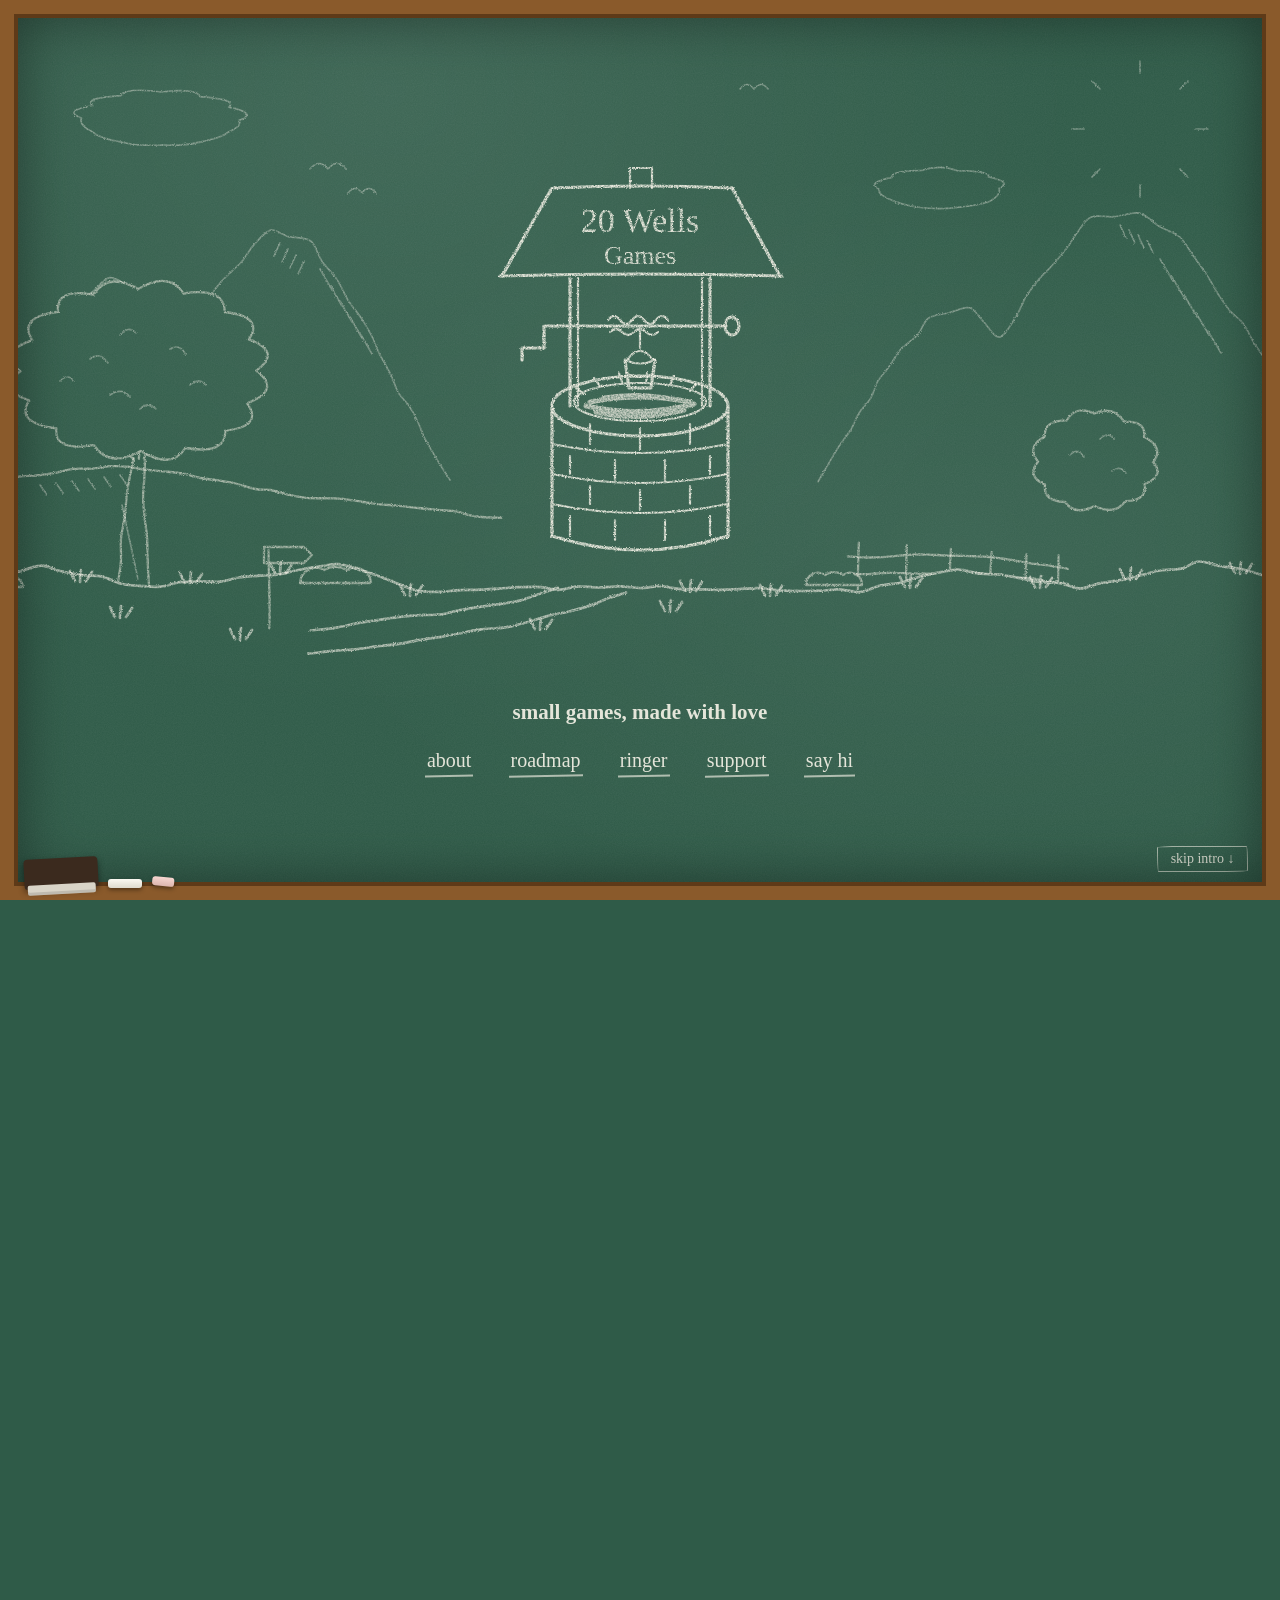
<file: index.html>
<!doctype html>
<html lang="en">
<head>
<meta charset="utf-8">
<meta name="viewport" content="width=device-width, initial-scale=1, viewport-fit=cover">
<title>20 Wells Games — Small Indie Games for iPhone and iPad</title>
<meta name="description" content="Small indie games for iPhone and iPad from a tiny studio. Ringer: Horseshoe Toss, a free horseshoe arcade game with global leaderboards, is out now, and Odessa: Dust &amp; Glory is next on the board.">
<link rel="canonical" href="https://20wellsgames.com/">
<meta property="og:type" content="website">
<meta property="og:site_name" content="20 Wells Games">
<meta property="og:url" content="https://20wellsgames.com/">
<meta property="og:title" content="20 Wells Games — small games, made with love">
<meta property="og:description" content="A tiny indie studio making small games for iPhone and iPad. Ringer: Horseshoe Toss is first. Odessa: Dust &amp; Glory is next.">
<meta property="og:image" content="https://20wellsgames.com/assets/og.jpg">
<meta property="og:image:width" content="1200">
<meta property="og:image:height" content="630">
<meta property="og:image:alt" content="A chalk drawing of a wishing well with the words 20 Wells Games on a green chalkboard">
<meta name="twitter:card" content="summary_large_image">
<meta name="apple-itunes-app" content="app-id=6776913585">
<link rel="apple-touch-icon" href="assets/apple-touch-icon.png">
<meta http-equiv="Content-Security-Policy" content="default-src 'self'; script-src 'self'; style-src 'self' 'unsafe-inline' https://fonts.googleapis.com; font-src https://fonts.gstatic.com; img-src 'self' data:; connect-src 'self' https://tjnqhvfmtbsiwjzhcpie.supabase.co; base-uri 'none'; form-action 'none'">
<link rel="icon" href="favicon.svg" type="image/svg+xml">
<link rel="icon" href="assets/favicon-32.png" sizes="32x32" type="image/png">
<link rel="preconnect" href="https://fonts.googleapis.com">
<link rel="preconnect" href="https://fonts.gstatic.com" crossorigin>
<link href="https://fonts.googleapis.com/css2?family=Gloria+Hallelujah&family=Cabin+Sketch:wght@400;700&display=swap" rel="stylesheet">
<link rel="stylesheet" href="site.css?v=20261016a">
<script type="application/ld+json">
{
  "@context": "https://schema.org",
  "@type": "Organization",
  "@id": "https://20wellsgames.com/#org",
  "name": "20 Wells Games",
  "url": "https://20wellsgames.com/",
  "logo": "https://20wellsgames.com/assets/apple-touch-icon.png",
  "email": "tcolpan@20wellsgames.com",
  "slogan": "small games, made with love",
  "sameAs": ["https://apps.apple.com/app/id6776913585"]
}
</script>
</head>
<body class="home">

<svg width="0" height="0" style="position:absolute" aria-hidden="true">
  <defs>
    <filter id="chalk-bb" x="-10%" y="-10%" width="120%" height="120%">
      <feTurbulence type="fractalNoise" baseFrequency="1.1" numOctaves="2" seed="11" result="noise"/>
      <feDisplacementMap in="SourceGraphic" in2="noise" scale="2.4" xChannelSelector="R" yChannelSelector="G" result="rough"/>
      <feTurbulence type="fractalNoise" baseFrequency=".6" numOctaves="3" seed="5" result="grain"/>
      <feComponentTransfer in="grain" result="alpha"><feFuncA type="table" tableValues="0 .55 1 1"/></feComponentTransfer>
      <feComposite in="rough" in2="alpha" operator="in"/>
    </filter>
  </defs>
</svg>

<header class="hero" id="top">
  <button class="skip" type="button">skip intro ↓</button>
  <div class="logo-wrap">
  <svg class="scene" viewBox="-500 -120 1400 640" aria-hidden="true">
    <defs>
      <filter id="chalk-scene" filterUnits="userSpaceOnUse" x="-500" y="-120" width="1400" height="640">
        <feTurbulence type="fractalNoise" baseFrequency="1.1" numOctaves="2" seed="9" result="noise"/>
        <feDisplacementMap in="SourceGraphic" in2="noise" scale="2.6" xChannelSelector="R" yChannelSelector="G" result="rough"/>
        <feTurbulence type="fractalNoise" baseFrequency=".6" numOctaves="3" seed="4" result="grain"/>
        <feComponentTransfer in="grain" result="alpha"><feFuncA type="table" tableValues="0 .55 1 1"/></feComponentTransfer>
        <feComposite in="rough" in2="alpha" operator="in"/>
      </filter>
      <mask id="occ-far" maskUnits="userSpaceOnUse" x="-500" y="-120" width="1400" height="640"><rect x="-500" y="-120" width="1400" height="640" fill="#fff"/><path d="M738.9 -30.3 Q739.0 -25.3 737.6 -20.4 Q735.6 -15.1 732.3 -10.3 Q730.7 -6.7 727.9 -4.1 Q724.4 -0.2 719.9 2.5 Q715.5 5.0 710.5 6.2 Q706.0 7.7 701.2 7.6 Q695.2 7.4 689.5 5.6 Q684.5 4.5 680.1 1.9 Q676.5 -0.6 673.9 -4.3 Q669.4 -7.5 666.2 -11.6 Q663.6 -15.3 662.4 -19.5 Q660.9 -24.4 660.8 -29.6 Q661.1 -35.2 662.9 -40.7 Q664.0 -45.1 666.4 -48.9 Q668.9 -53.5 672.5 -57.1 Q676.2 -60.6 680.7 -62.8 Q685.4 -65.7 690.7 -67.2 Q695.4 -68.1 700.3 -67.5 Q704.9 -67.5 709.3 -66.1 Q714.0 -65.2 718.0 -62.9 Q722.7 -61.0 726.5 -57.8 Q730.5 -53.4 733.3 -48.2 Q735.7 -44.5 736.7 -40.2 Q738.5 -35.3 738.9 -30.3 Z" fill="#000"/><path d="M-200.9 -38.6 Q-197.8 -32.4 -212.1 -26.8 Q-218.1 -20.9 -240.6 -16.9 Q-254.5 -13.1 -279.5 -13.9 Q-304.2 -13.0 -318.3 -16.8 Q-341.0 -20.9 -347.1 -26.9 Q-361.5 -33.6 -358.4 -40.8 Q-377.8 -48.0 -347.5 -53.5 Q-356.9 -61.2 -319.1 -63.4 Q-314.0 -71.9 -278.9 -67.0 Q-243.4 -71.1 -239.9 -62.3 Q-201.8 -59.6 -211.3 -51.9 Q-181.2 -45.9 -200.9 -38.6 Z" fill="#000"/><path d="M559.1 29.4 Q561.2 36.0 549.9 42.2 Q539.8 46.2 517.4 48.4 Q498.4 50.7 480.3 48.5 Q459.1 45.3 450.3 40.5 Q437.8 35.4 438.7 29.9 Q426.3 23.4 452.1 18.3 Q449.5 12.2 481.9 11.4 Q499.4 5.1 517.5 11.6 Q550.5 12.1 548.5 18.0 Q572.9 22.9 559.1 29.4 Z" fill="#000"/><path d="M-498.5 344.9 C-495.3 343.9 -485.8 341.5 -479.4 339.1 C-473.0 336.7 -466.5 332.9 -460.1 330.4 C-453.6 327.9 -447.5 326.2 -441.0 324.1 C-434.5 322.0 -427.3 319.0 -421.0 317.7 C-414.7 316.4 -409.7 317.1 -403.4 316.5 C-397.1 315.8 -389.2 314.7 -383.1 313.6 C-377.1 312.5 -373.3 310.6 -367.2 309.9 C-361.2 309.2 -353.1 310.1 -346.7 309.6 C-340.4 309.1 -334.9 307.5 -329.3 307.2 C-323.6 306.9 -318.8 307.1 -312.9 307.7 C-307.1 308.3 -300.3 309.9 -294.2 310.7 C-288.1 311.5 -282.6 311.7 -276.4 312.4 C-270.2 313.0 -263.1 313.5 -257.0 314.6 C-250.9 315.7 -245.4 317.9 -239.8 319.0 C-234.1 320.1 -229.0 320.2 -223.1 321.1 C-217.2 322.0 -210.8 323.0 -204.4 324.5 C-198.0 326.0 -190.5 328.9 -184.7 330.0 C-178.8 331.1 -175.0 330.0 -169.2 331.0 C-163.4 332.0 -155.6 334.7 -149.7 336.0 C-143.7 337.3 -139.6 338.2 -133.5 338.8 C-127.3 339.3 -118.8 339.2 -112.8 339.4 C-106.8 339.6 -103.3 339.2 -97.3 339.8 C-91.3 340.4 -83.1 342.1 -76.9 343.0 C-70.7 343.9 -65.9 344.8 -60.2 345.4 C-54.5 346.0 -49.2 346.0 -42.7 346.6 C-36.3 347.2 -27.7 348.4 -21.4 349.0 C-15.2 349.7 -11.2 350.1 -5.0 350.7 C1.1 351.2 8.3 351.3 15.2 352.4 C22.1 353.5 28.7 356.4 36.4 357.5 C44.1 358.5 57.3 358.6 61.5 358.8 L60 560 L-500 560 Z" fill="#000"/><path d="M340.2 362.1 C343.4 361.3 353.3 358.7 359.8 357.5 C366.3 356.2 371.9 356.2 379.2 354.7 C386.4 353.2 395.4 350.5 403.4 348.5 C411.3 346.5 418.7 344.3 426.7 342.6 C434.7 341.0 444.2 340.3 451.3 338.9 C458.4 337.4 462.8 335.1 469.2 333.9 C475.7 332.6 483.1 332.3 490.1 331.4 C497.1 330.6 504.9 329.9 511.3 328.9 C517.7 327.8 522.7 325.7 528.6 325.2 C534.5 324.6 540.1 325.4 546.4 325.4 C552.8 325.5 560.8 325.2 566.9 325.4 C573.0 325.5 577.3 325.5 583.1 326.2 C589.0 327.0 595.9 329.1 601.8 329.9 C607.7 330.6 612.4 330.3 618.4 330.8 C624.4 331.3 631.3 332.6 637.6 333.0 C643.9 333.4 650.3 332.6 656.2 333.1 C662.1 333.6 667.4 335.3 673.3 335.9 C679.3 336.6 685.7 336.5 691.9 337.0 C698.1 337.5 704.3 339.6 710.5 339.0 C716.8 338.4 722.9 334.7 729.3 333.5 C735.8 332.4 742.4 333.1 749.0 332.0 C755.6 330.9 762.0 328.0 768.8 326.9 C775.5 325.9 782.8 326.7 789.5 325.7 C796.2 324.8 802.8 321.4 809.0 321.3 C815.2 321.3 820.4 324.5 826.8 325.5 C833.2 326.6 841.0 327.2 847.3 327.6 C853.6 327.9 858.8 327.3 864.4 327.6 C870.1 327.9 875.2 328.7 881.3 329.5 C887.4 330.2 897.6 331.7 900.9 332.1 L900 560 L340 560 Z" fill="#000"/><path d="M-183.9 211.6 Q-158.0 231.0 -192.9 244.3 Q-176.1 267.2 -214.7 271.7 Q-213.5 295.8 -254.7 289.0 Q-268.4 311.0 -299.3 292.0 Q-331.2 309.6 -345.9 286.2 Q-386.3 292.9 -383.7 269.3 Q-425.3 264.1 -410.9 241.4 Q-445.7 229.6 -419.5 212.3 Q-444.0 193.9 -407.7 181.2 Q-422.5 157.9 -381.9 152.9 Q-385.1 128.8 -346.2 135.7 Q-332.8 112.5 -301.7 130.1 Q-271.2 111.7 -256.4 134.5 Q-214.8 128.2 -215.2 153.0 Q-175.4 157.7 -191.2 180.5 Q-157.2 193.0 -183.9 211.6 Z" fill="#000"/><path d="M713.3 303.3 Q724.8 317.0 704.6 325.0 Q707.7 341.6 685.3 342.2 Q675.3 356.8 654.6 347.0 Q634.6 357.2 625.3 343.0 Q602.6 342.5 605.1 325.7 Q585.8 317.1 598.1 302.7 Q585.6 287.4 604.9 277.6 Q603.4 261.2 626.9 261.3 Q635.4 245.7 654.0 254.5 Q674.0 246.3 684.0 262.6 Q706.6 262.0 704.0 277.7 Q724.5 287.9 713.3 303.3 Z" fill="#000"/><path d="M-500.7 430.5 C-497.2 429.8 -486.8 427.9 -480.2 426.5 C-473.7 425.1 -468.2 423.7 -461.4 422.1 C-454.5 420.4 -446.2 418.3 -439.2 416.6 C-432.1 415.0 -426.1 413.7 -419.3 412.1 C-412.6 410.4 -405.1 406.8 -398.7 406.7 C-392.2 406.7 -387.3 410.2 -380.7 411.8 C-374.0 413.3 -365.7 415.1 -358.6 416.1 C-351.6 417.0 -345.1 416.0 -338.5 417.4 C-331.8 418.9 -325.0 423.3 -318.7 424.8 C-312.4 426.4 -307.2 426.3 -300.6 426.8 C-294.0 427.3 -285.7 428.3 -279.0 427.7 C-272.3 427.1 -266.6 424.1 -260.3 423.2 C-254.0 422.3 -248.1 422.6 -241.3 422.5 C-234.4 422.4 -226.1 423.3 -219.4 422.6 C-212.8 422.0 -208.1 419.5 -201.4 418.5 C-194.8 417.5 -186.4 417.2 -179.5 416.6 C-172.6 416.1 -166.3 416.1 -160.0 415.1 C-153.7 414.2 -148.3 412.2 -141.8 411.0 C-135.2 409.7 -127.2 408.4 -120.4 407.4 C-113.6 406.4 -107.7 404.6 -101.1 405.2 C-94.4 405.7 -87.3 408.8 -80.4 410.9 C-73.4 413.0 -66.1 415.3 -59.6 417.7 C-53.1 420.1 -47.7 422.7 -41.3 425.1 C-34.9 427.4 -28.3 430.6 -21.3 431.9 C-14.3 433.2 -6.2 433.0 0.7 432.9 C7.6 432.7 13.5 431.5 20.1 431.1 C26.6 430.8 33.7 431.0 40.2 430.7 C46.7 430.5 52.7 430.0 59.1 429.6 C65.5 429.2 71.5 428.5 78.4 428.2 C85.4 428.0 94.4 427.7 101.0 428.1 C107.7 428.5 112.1 431.0 118.3 430.8 C124.6 430.7 132.0 427.8 138.7 427.4 C145.4 427.1 151.7 428.5 158.7 428.5 C165.6 428.5 173.1 427.3 180.2 427.4 C187.3 427.5 194.4 429.0 201.0 429.0 C207.6 429.0 213.6 427.0 219.9 427.2 C226.2 427.3 232.2 429.4 238.7 429.9 C245.2 430.5 252.1 430.2 258.9 430.3 C265.7 430.5 272.7 430.8 279.5 430.8 C286.2 430.8 292.9 430.5 299.4 430.2 C305.9 429.9 311.5 428.9 318.4 429.1 C325.3 429.3 333.8 430.9 340.9 431.4 C348.1 431.9 354.6 432.0 361.4 432.0 C368.2 432.1 375.2 432.0 381.6 431.7 C388.0 431.4 393.3 430.1 399.8 430.3 C406.3 430.6 413.7 433.6 420.5 433.0 C427.2 432.4 433.6 428.1 440.2 426.5 C446.9 425.0 453.8 425.2 460.4 423.7 C467.0 422.2 473.0 419.4 479.7 417.7 C486.5 415.9 494.4 414.4 500.9 413.2 C507.3 412.0 511.8 410.4 518.4 410.7 C524.9 410.9 533.5 413.9 540.3 414.7 C547.1 415.5 552.5 414.7 559.3 415.5 C566.1 416.2 574.2 418.1 581.2 419.4 C588.3 420.7 594.8 422.3 601.3 423.1 C607.9 423.9 614.1 423.0 620.5 424.1 C627.0 425.2 633.7 429.6 640.0 429.7 C646.3 429.8 651.3 426.1 658.2 424.6 C665.1 423.1 674.5 422.1 681.5 420.8 C688.4 419.4 693.5 418.0 699.9 416.5 C706.3 415.0 713.0 412.7 720.0 411.5 C727.0 410.3 735.2 411.0 741.7 409.5 C748.2 408.0 752.5 402.8 759.0 402.5 C765.6 402.1 774.2 406.1 781.1 407.3 C787.9 408.5 793.5 408.4 800.3 409.8 C807.0 411.2 815.0 414.2 821.7 415.8 C828.4 417.4 834.4 418.4 840.6 419.4 C846.7 420.3 852.2 420.4 858.5 421.5 C864.9 422.6 871.6 424.6 878.6 425.9 C885.5 427.1 896.6 428.4 900.2 428.9 L900 560 L-500 560 Z" fill="#000"/></mask>
      <mask id="occ-mid" maskUnits="userSpaceOnUse" x="-500" y="-120" width="1400" height="640"><rect x="-500" y="-120" width="1400" height="640" fill="#fff"/><path d="M-183.9 211.6 Q-158.0 231.0 -192.9 244.3 Q-176.1 267.2 -214.7 271.7 Q-213.5 295.8 -254.7 289.0 Q-268.4 311.0 -299.3 292.0 Q-331.2 309.6 -345.9 286.2 Q-386.3 292.9 -383.7 269.3 Q-425.3 264.1 -410.9 241.4 Q-445.7 229.6 -419.5 212.3 Q-444.0 193.9 -407.7 181.2 Q-422.5 157.9 -381.9 152.9 Q-385.1 128.8 -346.2 135.7 Q-332.8 112.5 -301.7 130.1 Q-271.2 111.7 -256.4 134.5 Q-214.8 128.2 -215.2 153.0 Q-175.4 157.7 -191.2 180.5 Q-157.2 193.0 -183.9 211.6 Z" fill="#000"/><path d="M713.3 303.3 Q724.8 317.0 704.6 325.0 Q707.7 341.6 685.3 342.2 Q675.3 356.8 654.6 347.0 Q634.6 357.2 625.3 343.0 Q602.6 342.5 605.1 325.7 Q585.8 317.1 598.1 302.7 Q585.6 287.4 604.9 277.6 Q603.4 261.2 626.9 261.3 Q635.4 245.7 654.0 254.5 Q674.0 246.3 684.0 262.6 Q706.6 262.0 704.0 277.7 Q724.5 287.9 713.3 303.3 Z" fill="#000"/><path d="M-500.7 430.5 C-497.2 429.8 -486.8 427.9 -480.2 426.5 C-473.7 425.1 -468.2 423.7 -461.4 422.1 C-454.5 420.4 -446.2 418.3 -439.2 416.6 C-432.1 415.0 -426.1 413.7 -419.3 412.1 C-412.6 410.4 -405.1 406.8 -398.7 406.7 C-392.2 406.7 -387.3 410.2 -380.7 411.8 C-374.0 413.3 -365.7 415.1 -358.6 416.1 C-351.6 417.0 -345.1 416.0 -338.5 417.4 C-331.8 418.9 -325.0 423.3 -318.7 424.8 C-312.4 426.4 -307.2 426.3 -300.6 426.8 C-294.0 427.3 -285.7 428.3 -279.0 427.7 C-272.3 427.1 -266.6 424.1 -260.3 423.2 C-254.0 422.3 -248.1 422.6 -241.3 422.5 C-234.4 422.4 -226.1 423.3 -219.4 422.6 C-212.8 422.0 -208.1 419.5 -201.4 418.5 C-194.8 417.5 -186.4 417.2 -179.5 416.6 C-172.6 416.1 -166.3 416.1 -160.0 415.1 C-153.7 414.2 -148.3 412.2 -141.8 411.0 C-135.2 409.7 -127.2 408.4 -120.4 407.4 C-113.6 406.4 -107.7 404.6 -101.1 405.2 C-94.4 405.7 -87.3 408.8 -80.4 410.9 C-73.4 413.0 -66.1 415.3 -59.6 417.7 C-53.1 420.1 -47.7 422.7 -41.3 425.1 C-34.9 427.4 -28.3 430.6 -21.3 431.9 C-14.3 433.2 -6.2 433.0 0.7 432.9 C7.6 432.7 13.5 431.5 20.1 431.1 C26.6 430.8 33.7 431.0 40.2 430.7 C46.7 430.5 52.7 430.0 59.1 429.6 C65.5 429.2 71.5 428.5 78.4 428.2 C85.4 428.0 94.4 427.7 101.0 428.1 C107.7 428.5 112.1 431.0 118.3 430.8 C124.6 430.7 132.0 427.8 138.7 427.4 C145.4 427.1 151.7 428.5 158.7 428.5 C165.6 428.5 173.1 427.3 180.2 427.4 C187.3 427.5 194.4 429.0 201.0 429.0 C207.6 429.0 213.6 427.0 219.9 427.2 C226.2 427.3 232.2 429.4 238.7 429.9 C245.2 430.5 252.1 430.2 258.9 430.3 C265.7 430.5 272.7 430.8 279.5 430.8 C286.2 430.8 292.9 430.5 299.4 430.2 C305.9 429.9 311.5 428.9 318.4 429.1 C325.3 429.3 333.8 430.9 340.9 431.4 C348.1 431.9 354.6 432.0 361.4 432.0 C368.2 432.1 375.2 432.0 381.6 431.7 C388.0 431.4 393.3 430.1 399.8 430.3 C406.3 430.6 413.7 433.6 420.5 433.0 C427.2 432.4 433.6 428.1 440.2 426.5 C446.9 425.0 453.8 425.2 460.4 423.7 C467.0 422.2 473.0 419.4 479.7 417.7 C486.5 415.9 494.4 414.4 500.9 413.2 C507.3 412.0 511.8 410.4 518.4 410.7 C524.9 410.9 533.5 413.9 540.3 414.7 C547.1 415.5 552.5 414.7 559.3 415.5 C566.1 416.2 574.2 418.1 581.2 419.4 C588.3 420.7 594.8 422.3 601.3 423.1 C607.9 423.9 614.1 423.0 620.5 424.1 C627.0 425.2 633.7 429.6 640.0 429.7 C646.3 429.8 651.3 426.1 658.2 424.6 C665.1 423.1 674.5 422.1 681.5 420.8 C688.4 419.4 693.5 418.0 699.9 416.5 C706.3 415.0 713.0 412.7 720.0 411.5 C727.0 410.3 735.2 411.0 741.7 409.5 C748.2 408.0 752.5 402.8 759.0 402.5 C765.6 402.1 774.2 406.1 781.1 407.3 C787.9 408.5 793.5 408.4 800.3 409.8 C807.0 411.2 815.0 414.2 821.7 415.8 C828.4 417.4 834.4 418.4 840.6 419.4 C846.7 420.3 852.2 420.4 858.5 421.5 C864.9 422.6 871.6 424.6 878.6 425.9 C885.5 427.1 896.6 428.4 900.2 428.9 L900 560 L-500 560 Z" fill="#000"/><path d="M-140 424 a16 16 0 0 1 24 -13 a22 22 0 0 1 23 0 a16 16 0 0 1 24 13 Z" fill="#000"/><path d="M366 426 a12 12 0 0 1 19 -10 a17 17 0 0 1 18 0 a12 12 0 0 1 19 10 Z" fill="#000"/><path d="M-464 428 a11 11 0 0 1 16 -9 a14 14 0 0 1 15 0 a11 11 0 0 1 16 9 Z" fill="#000"/></mask>
    </defs>
    <g class="ink">
    <g mask="url(#occ-far)">
      <path pathLength="1" class="far" style="--t:0.05s;--d:0.35s" d="M-498.2 262.8 C-495.4 261.0 -486.7 256.0 -481.3 252.0 C-476.0 248.1 -472.0 243.0 -466.1 239.1 C-460.1 235.2 -451.8 232.6 -445.7 228.4 C-439.7 224.1 -434.7 218.1 -429.7 213.5 C-424.6 209.0 -420.0 206.2 -415.4 200.9 C-410.7 195.6 -407.1 187.5 -401.7 181.7 C-396.4 175.9 -388.1 171.4 -383.0 166.0 C-377.9 160.6 -377.1 154.7 -371.3 149.2 C-365.5 143.7 -355.0 138.4 -348.2 133.3 C-341.4 128.2 -336.9 119.3 -330.3 118.6 C-323.7 117.8 -315.1 125.3 -308.7 129.0 C-302.2 132.6 -297.5 135.9 -291.8 140.3 C-286.2 144.8 -280.5 149.8 -274.5 155.7 C-268.6 161.6 -261.7 175.6 -256.4 175.9 C-251.0 176.1 -247.0 164.0 -242.6 157.5 C-238.2 151.0 -234.1 142.8 -229.8 136.7 C-225.6 130.6 -222.3 126.6 -217.1 120.9 C-211.9 115.3 -203.6 108.6 -198.4 102.8 C-193.3 96.9 -191.0 91.1 -186.2 85.9 C-181.3 80.6 -175.1 72.5 -169.4 71.1 C-163.6 69.8 -158.2 75.9 -151.6 77.6 C-145.0 79.4 -135.1 77.7 -129.6 81.8 C-124.0 85.8 -122.6 95.5 -118.2 101.9 C-113.8 108.4 -107.5 113.7 -103.1 120.4 C-98.6 127.0 -95.6 135.4 -91.5 141.9 C-87.4 148.4 -82.3 153.6 -78.4 159.6 C-74.5 165.6 -70.8 172.0 -67.8 177.9 C-64.9 183.7 -63.7 188.4 -60.7 194.6 C-57.6 200.8 -52.7 208.5 -49.5 215.1 C-46.3 221.6 -44.6 228.6 -41.5 233.9 C-38.4 239.2 -34.3 241.9 -31.0 246.8 C-27.8 251.7 -24.8 257.3 -22.1 263.1 C-19.3 268.8 -17.8 274.5 -14.3 281.2 C-10.9 287.8 -5.6 296.3 -1.5 303.0 C2.6 309.7 8.2 318.1 10.1 321.2"/>
      <path pathLength="1" class="far" style="--t:0.35s;--d:0.1s" d="M-160 84 l-6 13 M-152 90 l-6 13 M-144 96 l-6 13 M-136 102 l-6 13"/>
      <path pathLength="1" class="far" style="--t:0.4s;--d:0.125s" d="M-120 110 l12 21 M-110 126 l12 21 M-100 142 l12 21 M-90 158 l12 21 M-80 174 l12 21"/>
      <path pathLength="1" class="far" style="--t:0.15s;--d:0.35s" d="M378.0 322.7 C379.8 319.8 384.8 311.1 388.3 305.1 C391.9 299.1 395.5 292.6 399.3 286.8 C403.1 281.0 407.8 275.6 411.1 270.2 C414.4 264.8 415.7 259.4 418.9 254.2 C422.2 249.0 427.5 244.5 430.7 239.1 C433.9 233.7 435.0 227.1 438.0 221.9 C441.0 216.7 444.9 213.4 448.8 208.0 C452.6 202.7 456.4 195.2 461.2 189.9 C466.0 184.6 472.9 181.2 477.4 176.1 C481.9 171.0 483.2 162.9 488.4 159.2 C493.6 155.5 501.5 155.7 508.4 154.0 C515.2 152.3 523.6 147.3 529.5 148.8 C535.4 150.2 538.7 157.9 543.7 162.8 C548.6 167.7 553.9 178.8 559.1 178.2 C564.4 177.7 570.5 166.2 575.0 159.3 C579.6 152.5 582.5 143.6 586.4 137.1 C590.4 130.7 594.4 125.7 598.6 120.6 C602.9 115.5 607.4 111.8 612.1 106.5 C616.8 101.3 622.7 94.5 626.8 89.1 C630.9 83.7 632.9 79.3 636.9 74.1 C640.9 69.0 644.6 61.0 650.8 58.2 C657.0 55.5 665.9 58.4 674.0 57.7 C682.1 57.0 691.9 52.4 699.4 54.1 C707.0 55.7 712.8 63.5 719.5 67.5 C726.3 71.5 734.3 73.4 739.8 78.2 C745.4 83.0 748.3 90.0 752.8 96.2 C757.3 102.5 762.7 109.5 766.8 115.9 C771.0 122.2 773.7 128.3 777.6 134.4 C781.5 140.4 785.9 147.0 790.2 152.1 C794.5 157.1 799.5 159.5 803.4 164.8 C807.4 170.2 810.4 178.0 814.1 184.0 C817.8 190.0 821.8 195.5 825.7 200.9 C829.7 206.2 833.0 211.9 838.0 216.1 C842.9 220.3 850.1 222.5 855.5 226.3 C860.9 230.1 865.6 235.0 870.4 238.9 C875.3 242.7 879.8 245.3 884.4 249.3 C889.0 253.3 895.7 260.5 898.0 262.7"/>
      <path pathLength="1" class="far" style="--t:0.45s;--d:0.1s" d="M680 66 l6 13 M689 71 l6 13 M698 76 l6 13 M707 81 l6 13"/>
      <path pathLength="1" class="far" style="--t:0.5s;--d:0.125s" d="M720 100 l13 22 M732 118 l13 22 M744 136 l13 22 M756 154 l13 22 M768 172 l13 22"/>
      <path pathLength="1" class="far" style="--t:0.675s;--d:0.125s" d="M700 -86 l0 -12 M740 -70 l8 -8 M756 -30 l12 0 M740 10 l8 8 M660 -70 l-8 -8 M644 -30 l-12 0 M660 10 l-8 8 M700 26 l0 12"/>
      <path pathLength="1" class="far" style="--t:2.2s;--d:0.15s" d="M-130 10 q9 -11 18 0 q9 -11 18 0 M-92 34 q7 -9 14 0 q7 -9 14 0 M300 -70 q7 -9 14 0 q7 -9 14 0"/>
    </g>
    <g mask="url(#occ-mid)">
      <path pathLength="1" class="far" style="--t:0.55s;--d:0.15s" d="M738.9 -30.3 Q739.0 -25.3 737.6 -20.4 Q735.6 -15.1 732.3 -10.3 Q730.7 -6.7 727.9 -4.1 Q724.4 -0.2 719.9 2.5 Q715.5 5.0 710.5 6.2 Q706.0 7.7 701.2 7.6 Q695.2 7.4 689.5 5.6 Q684.5 4.5 680.1 1.9 Q676.5 -0.6 673.9 -4.3 Q669.4 -7.5 666.2 -11.6 Q663.6 -15.3 662.4 -19.5 Q660.9 -24.4 660.8 -29.6 Q661.1 -35.2 662.9 -40.7 Q664.0 -45.1 666.4 -48.9 Q668.9 -53.5 672.5 -57.1 Q676.2 -60.6 680.7 -62.8 Q685.4 -65.7 690.7 -67.2 Q695.4 -68.1 700.3 -67.5 Q704.9 -67.5 709.3 -66.1 Q714.0 -65.2 718.0 -62.9 Q722.7 -61.0 726.5 -57.8 Q730.5 -53.4 733.3 -48.2 Q735.7 -44.5 736.7 -40.2 Q738.5 -35.3 738.9 -30.3 Z"/>
      <path pathLength="1" class="far" style="--t:0.625s;--d:0.2s" d="M-200.9 -38.6 Q-197.8 -32.4 -212.1 -26.8 Q-218.1 -20.9 -240.6 -16.9 Q-254.5 -13.1 -279.5 -13.9 Q-304.2 -13.0 -318.3 -16.8 Q-341.0 -20.9 -347.1 -26.9 Q-361.5 -33.6 -358.4 -40.8 Q-377.8 -48.0 -347.5 -53.5 Q-356.9 -61.2 -319.1 -63.4 Q-314.0 -71.9 -278.9 -67.0 Q-243.4 -71.1 -239.9 -62.3 Q-201.8 -59.6 -211.3 -51.9 Q-181.2 -45.9 -200.9 -38.6 Z"/>
      <path pathLength="1" class="far" style="--t:0.75s;--d:0.175s" d="M559.1 29.4 Q561.2 36.0 549.9 42.2 Q539.8 46.2 517.4 48.4 Q498.4 50.7 480.3 48.5 Q459.1 45.3 450.3 40.5 Q437.8 35.4 438.7 29.9 Q426.3 23.4 452.1 18.3 Q449.5 12.2 481.9 11.4 Q499.4 5.1 517.5 11.6 Q550.5 12.1 548.5 18.0 Q572.9 22.9 559.1 29.4 Z"/>
      <path pathLength="1" class="mid" style="--t:0.4s;--d:0.2s" d="M-498.5 344.9 C-495.3 343.9 -485.8 341.5 -479.4 339.1 C-473.0 336.7 -466.5 332.9 -460.1 330.4 C-453.6 327.9 -447.5 326.2 -441.0 324.1 C-434.5 322.0 -427.3 319.0 -421.0 317.7 C-414.7 316.4 -409.7 317.1 -403.4 316.5 C-397.1 315.8 -389.2 314.7 -383.1 313.6 C-377.1 312.5 -373.3 310.6 -367.2 309.9 C-361.2 309.2 -353.1 310.1 -346.7 309.6 C-340.4 309.1 -334.9 307.5 -329.3 307.2 C-323.6 306.9 -318.8 307.1 -312.9 307.7 C-307.1 308.3 -300.3 309.9 -294.2 310.7 C-288.1 311.5 -282.6 311.7 -276.4 312.4 C-270.2 313.0 -263.1 313.5 -257.0 314.6 C-250.9 315.7 -245.4 317.9 -239.8 319.0 C-234.1 320.1 -229.0 320.2 -223.1 321.1 C-217.2 322.0 -210.8 323.0 -204.4 324.5 C-198.0 326.0 -190.5 328.9 -184.7 330.0 C-178.8 331.1 -175.0 330.0 -169.2 331.0 C-163.4 332.0 -155.6 334.7 -149.7 336.0 C-143.7 337.3 -139.6 338.2 -133.5 338.8 C-127.3 339.3 -118.8 339.2 -112.8 339.4 C-106.8 339.6 -103.3 339.2 -97.3 339.8 C-91.3 340.4 -83.1 342.1 -76.9 343.0 C-70.7 343.9 -65.9 344.8 -60.2 345.4 C-54.5 346.0 -49.2 346.0 -42.7 346.6 C-36.3 347.2 -27.7 348.4 -21.4 349.0 C-15.2 349.7 -11.2 350.1 -5.0 350.7 C1.1 351.2 8.3 351.3 15.2 352.4 C22.1 353.5 28.7 356.4 36.4 357.5 C44.1 358.5 57.3 358.6 61.5 358.8"/>
      <path pathLength="1" class="mid" style="--t:0.475s;--d:0.2s" d="M340.2 362.1 C343.4 361.3 353.3 358.7 359.8 357.5 C366.3 356.2 371.9 356.2 379.2 354.7 C386.4 353.2 395.4 350.5 403.4 348.5 C411.3 346.5 418.7 344.3 426.7 342.6 C434.7 341.0 444.2 340.3 451.3 338.9 C458.4 337.4 462.8 335.1 469.2 333.9 C475.7 332.6 483.1 332.3 490.1 331.4 C497.1 330.6 504.9 329.9 511.3 328.9 C517.7 327.8 522.7 325.7 528.6 325.2 C534.5 324.6 540.1 325.4 546.4 325.4 C552.8 325.5 560.8 325.2 566.9 325.4 C573.0 325.5 577.3 325.5 583.1 326.2 C589.0 327.0 595.9 329.1 601.8 329.9 C607.7 330.6 612.4 330.3 618.4 330.8 C624.4 331.3 631.3 332.6 637.6 333.0 C643.9 333.4 650.3 332.6 656.2 333.1 C662.1 333.6 667.4 335.3 673.3 335.9 C679.3 336.6 685.7 336.5 691.9 337.0 C698.1 337.5 704.3 339.6 710.5 339.0 C716.8 338.4 722.9 334.7 729.3 333.5 C735.8 332.4 742.4 333.1 749.0 332.0 C755.6 330.9 762.0 328.0 768.8 326.9 C775.5 325.9 782.8 326.7 789.5 325.7 C796.2 324.8 802.8 321.4 809.0 321.3 C815.2 321.3 820.4 324.5 826.8 325.5 C833.2 326.6 841.0 327.2 847.3 327.6 C853.6 327.9 858.8 327.3 864.4 327.6 C870.1 327.9 875.2 328.7 881.3 329.5 C887.4 330.2 897.6 331.7 900.9 332.1"/>
      <path pathLength="1" class="far" style="--t:0.6s;--d:0.1s" d="M-400 326 l7 10 M-384 324 l7 10 M-368 322 l7 10 M-352 320 l7 10 M-336 318 l7 10 M-320 316 l7 10"/>
      <path pathLength="1" class="far" style="--t:0.65s;--d:0.1s" d="M770 334 l-7 10 M786 332 l-7 10 M802 330 l-7 10 M818 328 l-7 10 M834 326 l-7 10 M850 324 l-7 10"/>
      <path pathLength="1" class="mid" style="--t:0.8s;--d:0.15s" d="M-322.9 428.9 C-322.3 424.6 -319.8 411.0 -319.1 402.8 C-318.5 394.7 -319.7 387.9 -319.0 380.0 C-318.3 372.2 -316.1 363.9 -315.1 355.8 C-314.0 347.6 -314.1 340.6 -312.7 331.2 C-311.2 321.7 -307.4 304.5 -306.4 299.2 M-290.8 428.6 C-291.1 424.4 -292.0 411.4 -292.3 403.2 C-292.6 395.0 -292.4 386.6 -292.9 379.5 C-293.3 372.5 -294.4 367.7 -295.1 360.9 C-295.8 354.1 -296.8 345.7 -296.9 338.9 C-297.0 332.1 -296.1 326.3 -295.7 320.0 C-295.4 313.7 -295.1 304.3 -294.9 301.1"/>
      <path pathLength="1" class="mid" style="--t:0.925s;--d:0.125s" d="M-306.3 300.6 C-308.5 298.1 -315.2 290.7 -319.1 285.5 C-323.1 280.4 -324.9 275.5 -330.1 269.6 C-335.4 263.6 -347.1 253.2 -350.5 249.9 M-296.1 299.5 C-293.6 294.1 -286.6 276.0 -281.1 266.9 C-275.6 257.8 -266.1 248.5 -263.2 244.8 M-301.2 299.9 C-300.9 296.6 -299.8 286.2 -299.5 280.0 C-299.2 273.8 -298.5 270.2 -299.2 262.9 C-300.0 255.7 -303.3 240.9 -304.2 236.5"/>
      <path pathLength="1" class="far" style="--t:1.3s;--d:0.1s" d="M-318 346 l4 18 M-315 360 l4 18 M-312 374 l4 18 M-309 388 l4 18 M-306 402 l4 18"/>
      <path pathLength="1" class="mid" style="--t:1.1s;--d:0.1s" d="M645.1 425.1 C645.5 422.4 646.9 414.7 647.4 408.8 C647.9 403.0 647.9 396.2 647.8 389.9 C647.8 383.7 646.7 379.7 647.4 371.3 C648.1 362.9 651.3 344.7 652.0 339.4 M664.2 427.0 C664.2 423.7 664.6 413.8 664.2 407.5 C663.9 401.2 662.4 394.8 662.1 389.1 C661.9 383.3 663.1 381.0 662.8 372.9 C662.6 364.8 661.0 345.9 660.7 340.5"/>
      <path pathLength="1" class="mid" style="--t:1.3s;--d:0.2s" d="M417.9 430.0 C418.0 426.3 417.9 415.4 418.1 407.6 C418.2 399.9 418.8 387.6 418.9 383.6 M466.5 429.2 C466.4 425.6 466.1 414.7 466.2 407.6 C466.3 400.4 466.8 389.7 466.9 386.1 M510.6 427.1 C510.5 424.1 510.0 415.2 510.0 409.0 C510.1 402.7 510.8 393.0 510.9 389.8 M549.4 426.7 C549.8 421.1 551.4 398.7 551.7 393.2 M585.2 424.6 C585.5 419.7 586.3 400.2 586.5 395.3 M618.0 424.0 C618.1 419.4 618.5 401.0 618.6 396.4"/>
      <path pathLength="1" class="mid" style="--t:1.45s;--d:0.15s" d="M407.9 397.3 C411.4 397.5 422.3 398.4 429.1 398.5 C435.8 398.5 441.5 398.1 448.5 397.6 C455.5 397.2 464.3 396.1 471.0 395.7 C477.8 395.4 482.5 395.5 488.9 395.6 C495.3 395.8 502.4 396.3 509.4 396.5 C516.5 396.8 524.5 396.9 531.1 397.1 C537.8 397.4 542.9 397.4 549.3 398.0 C555.8 398.6 563.0 399.7 569.8 400.7 C576.6 401.8 584.0 403.3 590.4 404.3 C596.7 405.2 601.6 405.4 607.8 406.4 C614.1 407.3 624.5 409.2 627.9 409.8 M408.6 415.0 C411.8 415.0 421.0 415.3 427.7 415.1 C434.3 414.9 441.3 413.9 448.6 413.8 C455.8 413.7 464.4 414.3 471.1 414.5 C477.9 414.6 482.6 414.5 488.9 414.6 C495.2 414.7 502.4 415.2 509.1 415.1 C515.8 414.9 522.7 413.5 529.3 413.6 C535.9 413.6 542.3 414.5 548.9 415.4 C555.5 416.2 562.1 417.9 569.1 418.5 C576.2 419.1 584.5 418.3 591.1 419.1 C597.6 419.8 602.2 421.8 608.4 422.8 C614.6 423.8 624.9 424.5 628.1 424.8"/>
    </g>
    <g>
      <path pathLength="1" class="mid" style="--t:1s;--d:0.3s" d="M-183.9 211.6 Q-158.0 231.0 -192.9 244.3 Q-176.1 267.2 -214.7 271.7 Q-213.5 295.8 -254.7 289.0 Q-268.4 311.0 -299.3 292.0 Q-331.2 309.6 -345.9 286.2 Q-386.3 292.9 -383.7 269.3 Q-425.3 264.1 -410.9 241.4 Q-445.7 229.6 -419.5 212.3 Q-444.0 193.9 -407.7 181.2 Q-422.5 157.9 -381.9 152.9 Q-385.1 128.8 -346.2 135.7 Q-332.8 112.5 -301.7 130.1 Q-271.2 111.7 -256.4 134.5 Q-214.8 128.2 -215.2 153.0 Q-175.4 157.7 -191.2 180.5 Q-157.2 193.0 -183.9 211.6 Z"/>
      <path pathLength="1" class="far" style="--t:1.25s;--d:0.15s" d="M-350 200 q10 -8 18 4 M-320 176 q8 -10 16 -2 M-270 190 q10 -6 16 6 M-330 236 q12 -8 20 2 M-250 226 q8 -8 16 0 M-380 222 q8 -8 14 0 M-300 250 q8 -8 16 0"/>
      <path pathLength="1" class="mid" style="--t:1.175s;--d:0.2s" d="M713.3 303.3 Q724.8 317.0 704.6 325.0 Q707.7 341.6 685.3 342.2 Q675.3 356.8 654.6 347.0 Q634.6 357.2 625.3 343.0 Q602.6 342.5 605.1 325.7 Q585.8 317.1 598.1 302.7 Q585.6 287.4 604.9 277.6 Q603.4 261.2 626.9 261.3 Q635.4 245.7 654.0 254.5 Q674.0 246.3 684.0 262.6 Q706.6 262.0 704.0 277.7 Q724.5 287.9 713.3 303.3 Z"/>
      <path pathLength="1" class="far" style="--t:1.35s;--d:0.1s" d="M630 296 q8 -8 14 2 M660 280 q8 -8 14 0 M672 312 q8 -6 14 2"/>
      <path pathLength="1" class="near" style="--t:0.25s;--d:0.35s" d="M-500.7 430.5 C-497.2 429.8 -486.8 427.9 -480.2 426.5 C-473.7 425.1 -468.2 423.7 -461.4 422.1 C-454.5 420.4 -446.2 418.3 -439.2 416.6 C-432.1 415.0 -426.1 413.7 -419.3 412.1 C-412.6 410.4 -405.1 406.8 -398.7 406.7 C-392.2 406.7 -387.3 410.2 -380.7 411.8 C-374.0 413.3 -365.7 415.1 -358.6 416.1 C-351.6 417.0 -345.1 416.0 -338.5 417.4 C-331.8 418.9 -325.0 423.3 -318.7 424.8 C-312.4 426.4 -307.2 426.3 -300.6 426.8 C-294.0 427.3 -285.7 428.3 -279.0 427.7 C-272.3 427.1 -266.6 424.1 -260.3 423.2 C-254.0 422.3 -248.1 422.6 -241.3 422.5 C-234.4 422.4 -226.1 423.3 -219.4 422.6 C-212.8 422.0 -208.1 419.5 -201.4 418.5 C-194.8 417.5 -186.4 417.2 -179.5 416.6 C-172.6 416.1 -166.3 416.1 -160.0 415.1 C-153.7 414.2 -148.3 412.2 -141.8 411.0 C-135.2 409.7 -127.2 408.4 -120.4 407.4 C-113.6 406.4 -107.7 404.6 -101.1 405.2 C-94.4 405.7 -87.3 408.8 -80.4 410.9 C-73.4 413.0 -66.1 415.3 -59.6 417.7 C-53.1 420.1 -47.7 422.7 -41.3 425.1 C-34.9 427.4 -28.3 430.6 -21.3 431.9 C-14.3 433.2 -6.2 433.0 0.7 432.9 C7.6 432.7 13.5 431.5 20.1 431.1 C26.6 430.8 33.7 431.0 40.2 430.7 C46.7 430.5 52.7 430.0 59.1 429.6 C65.5 429.2 71.5 428.5 78.4 428.2 C85.4 428.0 94.4 427.7 101.0 428.1 C107.7 428.5 112.1 431.0 118.3 430.8 C124.6 430.7 132.0 427.8 138.7 427.4 C145.4 427.1 151.7 428.5 158.7 428.5 C165.6 428.5 173.1 427.3 180.2 427.4 C187.3 427.5 194.4 429.0 201.0 429.0 C207.6 429.0 213.6 427.0 219.9 427.2 C226.2 427.3 232.2 429.4 238.7 429.9 C245.2 430.5 252.1 430.2 258.9 430.3 C265.7 430.5 272.7 430.8 279.5 430.8 C286.2 430.8 292.9 430.5 299.4 430.2 C305.9 429.9 311.5 428.9 318.4 429.1 C325.3 429.3 333.8 430.9 340.9 431.4 C348.1 431.9 354.6 432.0 361.4 432.0 C368.2 432.1 375.2 432.0 381.6 431.7 C388.0 431.4 393.3 430.1 399.8 430.3 C406.3 430.6 413.7 433.6 420.5 433.0 C427.2 432.4 433.6 428.1 440.2 426.5 C446.9 425.0 453.8 425.2 460.4 423.7 C467.0 422.2 473.0 419.4 479.7 417.7 C486.5 415.9 494.4 414.4 500.9 413.2 C507.3 412.0 511.8 410.4 518.4 410.7 C524.9 410.9 533.5 413.9 540.3 414.7 C547.1 415.5 552.5 414.7 559.3 415.5 C566.1 416.2 574.2 418.1 581.2 419.4 C588.3 420.7 594.8 422.3 601.3 423.1 C607.9 423.9 614.1 423.0 620.5 424.1 C627.0 425.2 633.7 429.6 640.0 429.7 C646.3 429.8 651.3 426.1 658.2 424.6 C665.1 423.1 674.5 422.1 681.5 420.8 C688.4 419.4 693.5 418.0 699.9 416.5 C706.3 415.0 713.0 412.7 720.0 411.5 C727.0 410.3 735.2 411.0 741.7 409.5 C748.2 408.0 752.5 402.8 759.0 402.5 C765.6 402.1 774.2 406.1 781.1 407.3 C787.9 408.5 793.5 408.4 800.3 409.8 C807.0 411.2 815.0 414.2 821.7 415.8 C828.4 417.4 834.4 418.4 840.6 419.4 C846.7 420.3 852.2 420.4 858.5 421.5 C864.9 422.6 871.6 424.6 878.6 425.9 C885.5 427.1 896.6 428.4 900.2 428.9"/>
      <path pathLength="1" class="near" style="--t:1.55s;--d:0.225s" d="M117.8 428.9 C114.5 429.9 104.5 433.1 98.4 435.2 C92.2 437.3 86.9 439.8 80.6 441.4 C74.4 443.0 67.5 443.9 61.0 444.9 C54.4 445.9 47.9 446.6 41.1 447.6 C34.4 448.6 27.2 449.6 20.2 451.0 C13.3 452.3 6.4 454.7 -0.4 455.5 C-7.2 456.4 -14.0 455.7 -20.7 456.1 C-27.4 456.5 -33.9 457.1 -40.5 457.9 C-47.2 458.7 -53.5 459.7 -60.7 460.8 C-67.8 461.9 -75.9 463.1 -83.4 464.4 C-90.9 465.8 -98.0 467.7 -105.6 468.8 C-113.2 470.0 -125.3 470.9 -129.2 471.4 M186.2 433.6 C183.4 434.5 175.3 436.7 169.3 438.8 C163.4 441.0 157.2 444.1 150.5 446.4 C143.7 448.7 135.8 450.8 128.9 452.5 C122.0 454.2 116.0 454.9 109.3 456.6 C102.6 458.3 95.7 460.8 88.7 462.7 C81.6 464.6 74.9 466.9 67.2 468.1 C59.6 469.4 50.7 469.1 42.6 470.2 C34.5 471.2 25.6 473.3 18.7 474.5 C11.7 475.8 7.6 476.8 1.0 477.9 C-5.6 478.9 -14.2 479.9 -21.1 481.1 C-28.0 482.2 -33.8 483.8 -40.5 484.8 C-47.3 485.8 -54.5 486.2 -61.5 487.1 C-68.5 487.9 -75.1 489.3 -82.7 490.1 C-90.4 490.9 -99.3 491.1 -107.5 491.9 C-115.6 492.7 -127.5 494.3 -131.5 494.7"/>
      <path pathLength="1" class="mid" style="--t:1.65s;--d:0.125s" d="M-140 424 a16 16 0 0 1 24 -13 a22 22 0 0 1 23 0 a16 16 0 0 1 24 13 Z"/>
      <path pathLength="1" class="mid" style="--t:1.725s;--d:0.125s" d="M366 426 a12 12 0 0 1 19 -10 a17 17 0 0 1 18 0 a12 12 0 0 1 19 10 Z"/>
      <path pathLength="1" class="mid" style="--t:1.75s;--d:0.125s" d="M-464 428 a11 11 0 0 1 16 -9 a14 14 0 0 1 15 0 a11 11 0 0 1 16 9 Z"/>
      <path pathLength="1" class="near" style="--t:1.85s;--d:0.25s" d="M-475 420 q-3 -5 -5 -10 M-470 421 q0 -6 1 -12 M-464 420 q3 -4 6 -9 M-365 422 q-3 -5 -5 -10 M-360 423 q0 -6 1 -12 M-354 422 q3 -4 6 -9 M-255 424 q-3 -5 -5 -10 M-250 425 q0 -6 1 -12 M-244 424 q3 -4 6 -9 M-165 414 q-3 -5 -5 -10 M-160 415 q0 -6 1 -12 M-154 414 q3 -4 6 -9 M-35 436 q-3 -5 -5 -10 M-30 437 q0 -6 1 -12 M-24 436 q3 -4 6 -9 M245 432 q-3 -5 -5 -10 M250 433 q0 -6 1 -12 M256 432 q3 -4 6 -9 M325 436 q-3 -5 -5 -10 M330 437 q0 -6 1 -12 M336 436 q3 -4 6 -9 M465 428 q-3 -5 -5 -10 M470 429 q0 -6 1 -12 M476 428 q3 -4 6 -9 M595 428 q-3 -5 -5 -10 M600 429 q0 -6 1 -12 M606 428 q3 -4 6 -9 M685 420 q-3 -5 -5 -10 M690 421 q0 -6 1 -12 M696 420 q3 -4 6 -9 M795 414 q-3 -5 -5 -10 M800 415 q0 -6 1 -12 M806 414 q3 -4 6 -9 M855 428 q-3 -5 -5 -10 M860 429 q0 -6 1 -12 M866 428 q3 -4 6 -9 M-325 458 q-3 -5 -5 -10 M-320 459 q0 -6 1 -12 M-314 458 q3 -4 6 -9 M225 452 q-3 -5 -5 -10 M230 453 q0 -6 1 -12 M236 452 q3 -4 6 -9 M-205 480 q-3 -5 -5 -10 M-200 481 q0 -6 1 -12 M-194 480 q3 -4 6 -9 M95 470 q-3 -5 -5 -10 M100 471 q0 -6 1 -12 M106 470 q3 -4 6 -9"/>
      <path pathLength="1" class="mid" style="--t:2.3s;--d:0.15s" d="M-170.6 469.3 C-170.6 466.2 -170.4 457.4 -170.4 451.1 C-170.4 444.8 -170.5 438.0 -170.6 431.5 C-170.8 424.9 -171.0 418.5 -171.2 411.8 C-171.3 405.1 -171.4 394.7 -171.5 391.2 M-176 404 l40 0 l8 -8 l-8 -8 l-40 0 Z"/>
    </g>
    </g>
  </svg>
  <svg class="logo" viewBox="0 0 400 430" role="img" aria-label="20 Wells Games">
    <defs>
      <filter id="chalk" filterUnits="userSpaceOnUse" x="0" y="0" width="400" height="430">
        <feTurbulence type="fractalNoise" baseFrequency="1.1" numOctaves="2" seed="7" result="noise"/>
        <feDisplacementMap in="SourceGraphic" in2="noise" scale="2.6" xChannelSelector="R" yChannelSelector="G" result="rough"/>
        <feTurbulence type="fractalNoise" baseFrequency=".6" numOctaves="3" seed="3" result="grain"/>
        <feComponentTransfer in="grain" result="alpha"><feFuncA type="table" tableValues="0 .55 1 1"/></feComponentTransfer>
        <feComposite in="rough" in2="alpha" operator="in"/>
      </filter>
    </defs>
    <g class="ink">
    <!-- 1. roof -->
    <path pathLength="1" style="--t:0s;--d:0.125s" d="M112 44 Q200 40 292 44"/>
    <path pathLength="1" style="--t:0.115s;--d:0.1s" d="M112 44 L62 132"/>
    <path pathLength="1" style="--t:0.2s;--d:0.1s" d="M292 44 L340 132"/>
    <path pathLength="1" style="--t:0.285s;--d:0.15s" d="M60 132 Q200 128 342 132"/>
    <path pathLength="1" style="--t:0.425s;--d:0.075s" class="thin" d="M190 44 L190 24 L212 24 L212 44"/>
    <!-- 2. posts -->
    <path pathLength="1" style="--t:0.475s;--d:0.085s" d="M130 134 L130 262"/>
    <path pathLength="1" style="--t:0.5s;--d:0.085s" class="thin" d="M138 134 L138 262"/>
    <path pathLength="1" style="--t:0.55s;--d:0.085s" d="M270 134 L270 262"/>
    <path pathLength="1" style="--t:0.575s;--d:0.085s" class="thin" d="M262 134 L262 262"/>
    <!-- 3. axle, rope, crank -->
    <path pathLength="1" style="--t:0.65s;--d:0.085s" d="M118 182 L286 182"/>
    <path pathLength="1" style="--t:0.7s;--d:0.125s" class="thin" d="M168 176 q6 -8 12 0 q6 8 12 0 q6 -8 12 0 q6 8 12 0 q6 -8 12 0 M170 188 q6 -6 12 0 q6 6 12 0 q6 -6 12 0 q6 6 12 0"/>
    <path pathLength="1" style="--t:0.8s;--d:0.115s" d="M118 182 L104 182 L104 204 L82 204 L82 216"/>
    <ellipse pathLength="1" style="--t:0.875s;--d:0.075s" cx="292" cy="182" rx="7" ry="9"/>
    <!-- 4. rim -->
    <ellipse pathLength="1" style="--t:0.925s;--d:0.15s" cx="200" cy="262" rx="88" ry="30"/>
    <ellipse pathLength="1" style="--t:1.025s;--d:0.125s" class="thin" cx="200" cy="258" rx="66" ry="19"/>
    <path pathLength="1" style="--t:1.1s;--d:0.1s" class="thin" d="M144 250 l-8 -6 M160 242 l-6 -8 M182 238 l-3 -9 M206 238 l1 -9 M230 241 l4 -9 M250 247 l7 -8"/>
    <!-- 5. water -->
    <path pathLength="1" style="--t:1.175s;--d:0.15s" class="water" d="M150 258 q50 -10 100 0 M146 262 q54 12 108 -2 M156 268 q44 10 88 -2 M164 254 q36 -6 72 2"/>
    <!-- 6. wall -->
    <path pathLength="1" style="--t:1.3s;--d:0.1s" d="M112 264 L112 392"/>
    <path pathLength="1" style="--t:1.35s;--d:0.1s" d="M288 264 L288 392"/>
    <path pathLength="1" style="--t:1.425s;--d:0.125s" d="M112 392 Q200 420 288 392"/>
    <!-- 7. bricks -->
    <path pathLength="1" style="--t:1.525s;--d:0.125s" class="thin" d="M112 300 Q200 318 288 300"/>
    <path pathLength="1" style="--t:1.6s;--d:0.125s" class="thin" d="M112 330 Q200 348 288 330"/>
    <path pathLength="1" style="--t:1.675s;--d:0.125s" class="thin" d="M112 360 Q200 378 288 360"/>
    <path pathLength="1" style="--t:1.75s;--d:0.175s" class="thin" d="M150 280 v20 M200 284 v22 M250 280 v20 M130 312 v18 M175 316 v20 M225 316 v20 M270 312 v18 M150 342 v18 M200 346 v20 M250 342 v18 M130 372 v20 M175 376 v20 M225 376 v20 M270 372 v20"/>
    <!-- 8. rope and bucket -->
    <path pathLength="1" style="--t:1.925s;--d:0.06s" class="thin" d="M200 186 L200 204"/>
    <path pathLength="1" style="--t:1.99s;--d:0.075s" class="thin" d="M187 216 Q200 198 213 216"/>
    <path pathLength="1" style="--t:2.06s;--d:0.115s" d="M185 216 L189 244 L211 244 L215 216"/>
    <path pathLength="1" style="--t:2.175s;--d:0.06s" class="thin" d="M185 216 Q200 223 215 216"/>
    <path pathLength="1" style="--t:2.235s;--d:0.06s" class="thin" d="M187 230 Q200 236 213 230"/>
    <!-- 9. lettering (final step) -->
    <text x="200" y="88"  style="--t:2.325s;--d:0.275s">20 Wells</text>
    <text x="200" y="120" class="small" style="--t:2.6s;--d:0.225s">Games</text>
    </g>
  </svg>
  </div>

  <h1 class="tagline"><span class="sr-only">20 Wells Games — </span>small games, made with love</h1>
  <nav class="nav" aria-label="Site">
    <a href="#about">about</a>
    <a href="#roadmap">roadmap</a>
    <a href="/ringer">ringer</a>
    <a href="/support">support</a>
    <a href="#contact">say hi</a>
  </nav>
  <a class="scroll-hint" href="#about" aria-hidden="true" tabindex="-1">↓</a>
</header>

<main>
<section class="panel-wrap" id="about">
  <h2 class="section-title chalk-text">about us</h2>
  <article class="card panel about">
    <svg class="card-frame" aria-hidden="true"><rect pathLength="1" rx="14" ry="14"/></svg>
    <div class="card-body about-body">
      <div class="pin" aria-hidden="true"></div>
      <div>
        <p>20 Wells Games is a tiny independent studio making small games for iPhone and iPad. The kind you pick up for five minutes and put down an hour later.</p>
        <p>We do everything ourselves, first notepad sketch to App Store listing, and we'd rather ship one game we love than ten we don't. Ringer: Horseshoe Toss is the first. The next one, Odessa: Dust &amp; Glory, is already in testing.</p>
        <p>Feedback, a bug, a high score worth bragging about? <a href="mailto:tcolpan@20wellsgames.com">Write to us</a>. We read everything.</p>
      </div>
    </div>
  </article>
</section>

<section class="roadmap" id="roadmap">
  <svg class="road" aria-hidden="true">
    <defs>
      <mask id="road-reveal" maskUnits="userSpaceOnUse">
        <path class="road-mask" d="" fill="none" stroke="#fff" stroke-width="90" stroke-linecap="round" pathLength="1" stroke-dashoffset="1"/>
      </mask>
    </defs>
    <g mask="url(#road-reveal)">
      <path class="road-edge" d=""/>
      <path class="road-fill" d=""/>
      <path class="road-center" d=""/>
    </g>
  </svg>

  <h2 class="section-title chalk-text">the road so far</h2>

  <section class="milestone" id="ringer" data-side="left">
    <div class="decor" aria-hidden="true"><svg class="well" viewBox="0 0 100 118"><g class="ink"><path pathLength="1" class="roof" style="--t:0.20s" d="M14 40 L28 20 H72 L86 40 Z"/><path pathLength="1" class="roof" style="--t:0.45s" d="M24 34 H76"/><path pathLength="1" style="--t:0.55s" d="M27 40 V80 M73 40 V80"/><path pathLength="1" style="--t:0.75s" d="M27 50 H73"/><path pathLength="1" style="--t:0.85s" d="M73 50 H84 V58 H90"/><path pathLength="1" style="--t:0.95s" d="M50 50 V60"/><path pathLength="1" class="water" style="--t:1.00s" d="M44 60 H56 L54 70 H46 Z"/><path pathLength="1" style="--t:1.10s" d="M20 80 A30 7 0 1 0 80 80 A30 7 0 1 0 20 80"/><path pathLength="1" class="water" style="--t:1.30s" d="M30 81 Q50 86 70 81"/><path pathLength="1" style="--t:1.35s" d="M20 80 V106 M80 80 V106 M20 106 Q50 116 80 106"/><path pathLength="1" style="--t:1.55s" d="M20 93 Q50 102 80 93 M36 84 V96 M62 85 V97 M29 97 V108 M50 100 V111 M70 98 V109"/><path pathLength="1" class="grass" style="--t:1.75s" d="M6 112 l3 -8 l2 8 l3 -6 l2 6 M86 112 l3 -7 l2 7 l3 -5 l2 5"/></g></svg><svg class="doodle d-star" viewBox="0 0 40 40"><g class="ink"><path pathLength="1" class="yellow" d="M20 4 L25 15 L37 15 L27 23 L31 35 L20 28 L9 35 L13 23 L3 15 L15 15 Z"/><path pathLength="1" class="yellow" style="--o:0.1s" d="M36 2 v6 M33 5 h6"/></g></svg><svg class="doodle d-birds" viewBox="0 0 50 20"><g class="ink"><path pathLength="1" d="M4 15 Q10 7 16 15 Q22 7 28 15"/><path pathLength="1" style="--o:0.0s" d="M31 7 Q35 2 39 7 Q43 2 47 7"/></g></svg><svg class="doodle d-flowers" viewBox="0 0 44 46"><g class="ink"><path pathLength="1" class="mint" d="M12 44 Q10 32 12 20 M28 44 Q30 34 28 26 M12 34 Q5 30 4 25 M28 38 Q35 35 37 30"/><path pathLength="1" class="pink" style="--o:0.1s" d="M12 20 m-6 0 a6 6 0 1 0 12 0 a6 6 0 1 0 -12 0 M28 26 m-5 0 a5 5 0 1 0 10 0 a5 5 0 1 0 -10 0"/><path pathLength="1" style="--o:0.4s" d="M2 44 H42"/></g></svg><svg class="doodle d-shoe" viewBox="0 0 48 44"><g class="ink"><path pathLength="1" class="yellow" d="M12 6 V22 A12 12 0 0 0 36 22 V6 M18 6 V22 A6 6 0 0 0 30 22 V6 M12 6 H18 M30 6 H36"/><path pathLength="1" style="--o:0.1s" d="M4 30 Q2 22 5 14 M44 30 Q46 22 43 14"/></g></svg><svg class="doodle d-drops" viewBox="0 0 30 24"><g class="ink"><path pathLength="1" class="blue" d="M8 3 Q2 13 8 15 Q14 13 8 3 Z M22 9 Q17 17 22 19 Q27 17 22 9 Z"/></g></svg></div>
    <div class="marker" aria-hidden="true">
      <svg viewBox="0 0 60 60"><circle pathLength="1" cx="30" cy="30" r="20"/><circle pathLength="1" class="dot" cx="30" cy="30" r="6"/></svg>
    </div>
    <article class="card has-link">
      <svg class="card-frame" aria-hidden="true"><rect pathLength="1" rx="14" ry="14"/></svg>
      <div class="card-body">
        <img class="app-icon" src="assets/ringer-icon.png" alt="" width="96" height="96">
        <div>
          <p class="stamp"><span class="when-live">out now · free</span><span class="when-soon">landing soon · free</span></p>
          <h3><a class="stretch" href="/ringer">Ringer: Horseshoe Toss</a></h3>
          <p>Swipe to throw, read the wind, hook the stake. A free horseshoe arcade game for iPhone and iPad with global leaderboards.</p>
          <p class="actions">
            <span class="btn" aria-hidden="true">game page &amp; leaderboard&nbsp;→</span>
            <span class="meta">free on iPhone &amp; iPad</span>
          </p>
        </div>
      </div>
    </article>
    <p class="actions center store-line when-live"><a class="btn" href="https://apps.apple.com/app/id6776913585" rel="noopener">get it on the App Store</a></p>
  </section>

  <section class="milestone" id="next" data-side="right">
    <div class="decor" aria-hidden="true"><svg class="well" viewBox="0 0 100 118"><g class="ink"><path pathLength="1" class="roof" style="--t:0.20s" d="M14 40 L28 20 H72 L86 40 Z"/><path pathLength="1" class="roof" style="--t:0.45s" d="M24 34 H76"/><path pathLength="1" style="--t:0.55s" d="M27 40 V80 M73 40 V80"/><path pathLength="1" style="--t:0.75s" d="M27 50 H73"/><path pathLength="1" style="--t:0.85s" d="M73 50 H84 V58 H90"/><path pathLength="1" style="--t:0.95s" d="M50 50 V60"/><path pathLength="1" class="water" style="--t:1.00s" d="M44 60 H56 L54 70 H46 Z"/><path pathLength="1" style="--t:1.10s" d="M20 80 A30 7 0 1 0 80 80 A30 7 0 1 0 20 80"/><path pathLength="1" class="water" style="--t:1.30s" d="M30 81 Q50 86 70 81"/><path pathLength="1" style="--t:1.35s" d="M20 80 V106 M80 80 V106 M20 106 Q50 116 80 106"/><path pathLength="1" style="--t:1.55s" d="M20 93 Q50 102 80 93 M36 84 V96 M62 85 V97 M29 97 V108 M50 100 V111 M70 98 V109"/><path pathLength="1" class="grass" style="--t:1.75s" d="M6 112 l3 -8 l2 8 l3 -6 l2 6 M86 112 l3 -7 l2 7 l3 -5 l2 5"/></g></svg><svg class="doodle d-cloud" viewBox="0 0 56 36"><g class="ink"><path pathLength="1" class="blue" d="M10 30 Q3 30 5 23 Q7 18 13 19 Q15 10 25 12 Q32 5 38 14 Q46 13 46 21 Q53 24 48 30 Z"/></g></svg><svg class="doodle d-star" viewBox="0 0 40 40"><g class="ink"><path pathLength="1" class="yellow" d="M20 4 L25 15 L37 15 L27 23 L31 35 L20 28 L9 35 L13 23 L3 15 L15 15 Z"/><path pathLength="1" class="yellow" style="--o:0.1s" d="M36 2 v6 M33 5 h6"/></g></svg><svg class="doodle d-flowers" viewBox="0 0 44 46"><g class="ink"><path pathLength="1" class="mint" d="M12 44 Q10 32 12 20 M28 44 Q30 34 28 26 M12 34 Q5 30 4 25 M28 38 Q35 35 37 30"/><path pathLength="1" class="pink" style="--o:0.1s" d="M12 20 m-6 0 a6 6 0 1 0 12 0 a6 6 0 1 0 -12 0 M28 26 m-5 0 a5 5 0 1 0 10 0 a5 5 0 1 0 -10 0"/><path pathLength="1" style="--o:0.4s" d="M2 44 H42"/></g></svg><svg class="doodle d-cactus" viewBox="0 0 50 54"><g class="ink"><path pathLength="1" class="mint" d="M20 50 V14 Q20 7 25 7 Q30 7 30 14 V50 M20 32 H13 Q9 32 9 27 V20 M30 27 H37 Q41 27 41 22 V15"/><path pathLength="1" style="--o:0.1s" d="M3 50 H47"/><path pathLength="1" class="yellow" style="--o:0.3s" d="M42 4 a4 4 0 1 0 .1 0"/></g></svg><svg class="doodle d-drops" viewBox="0 0 30 24"><g class="ink"><path pathLength="1" class="blue" d="M8 3 Q2 13 8 15 Q14 13 8 3 Z M22 9 Q17 17 22 19 Q27 17 22 9 Z"/></g></svg></div>
    <div class="marker" aria-hidden="true">
      <svg viewBox="0 0 60 60"><circle pathLength="1" cx="30" cy="30" r="20"/><text x="30" y="38" text-anchor="middle">?</text></svg>
    </div>
    <article class="card">
      <svg class="card-frame" aria-hidden="true"><rect pathLength="1" rx="14" ry="14"/></svg>
      <div class="card-body">
        <div class="mystery target" aria-hidden="true"><svg viewBox="0 0 60 60"><circle cx="30" cy="30" r="24"/><circle cx="30" cy="30" r="15"/><circle class="bull" cx="30" cy="30" r="5"/><path d="M30 2v10 M30 48v10 M2 30h10 M48 30h10"/></svg></div>
        <div>
          <p class="stamp">in the works · testing now</p>
          <h3>Odessa: Dust &amp; Glory</h3>
          <p>Game number two: a frontier campaign. Hold the grip, drag to aim, and shoot your way through the county's tournaments, from still-air flats to canyon crosswinds and Marshal Boone himself. Every purse goes into rebuilding an old ranch, one timber workshop and iron seam at a time.</p>
          <form class="notify" novalidate>
            <label for="notify-email">Want a nudge when it lands?</label>
            <div class="notify-row">
              <input class="trap" type="text" name="website" tabindex="-1" autocomplete="off" aria-hidden="true">
              <input id="notify-email" type="email" name="email" placeholder="you@example.com" autocomplete="email" required maxlength="254" aria-describedby="notify-msg">
              <button class="btn" type="submit">nudge me</button>
            </div>
            <p class="notify-note">one email when it launches. that's it.</p>
            <p class="notify-msg" id="notify-msg" role="status" aria-live="polite"></p>
          </form>
        </div>
      </div>
    </article>
  </section>

  <div class="road-end chalk-text" aria-hidden="true"><svg class="end-star" viewBox="0 0 40 40"><path class="yellow" d="M20 4 L25 15 L37 15 L27 23 L31 35 L20 28 L9 35 L13 23 L3 15 L15 15 Z"/></svg> to be continued… <svg class="end-star" viewBox="0 0 40 40"><path class="pink" d="M20 4 L25 15 L37 15 L27 23 L31 35 L20 28 L9 35 L13 23 L3 15 L15 15 Z"/></svg></div>
</section>
</main>

<footer id="contact">
  <p>Questions, bugs, ideas? Email <a href="mailto:tcolpan@20wellsgames.com">tcolpan@20wellsgames.com</a>.</p>
  <p>© 2026 20 Wells Games · <a href="/ringer">Ringer</a><span class="when-live"> · <a href="https://apps.apple.com/app/id6776913585" rel="noopener">App Store</a></span> · <a href="/support">Support</a> · <a href="/privacy">Privacy Policy</a></p>
</footer>

<div class="tray" aria-hidden="true"><span class="eraser"></span><span class="chalk c1"></span><span class="chalk c2"></span></div>

<script src="site.js?v=20261016a"></script>
</body>
</html>
</file>
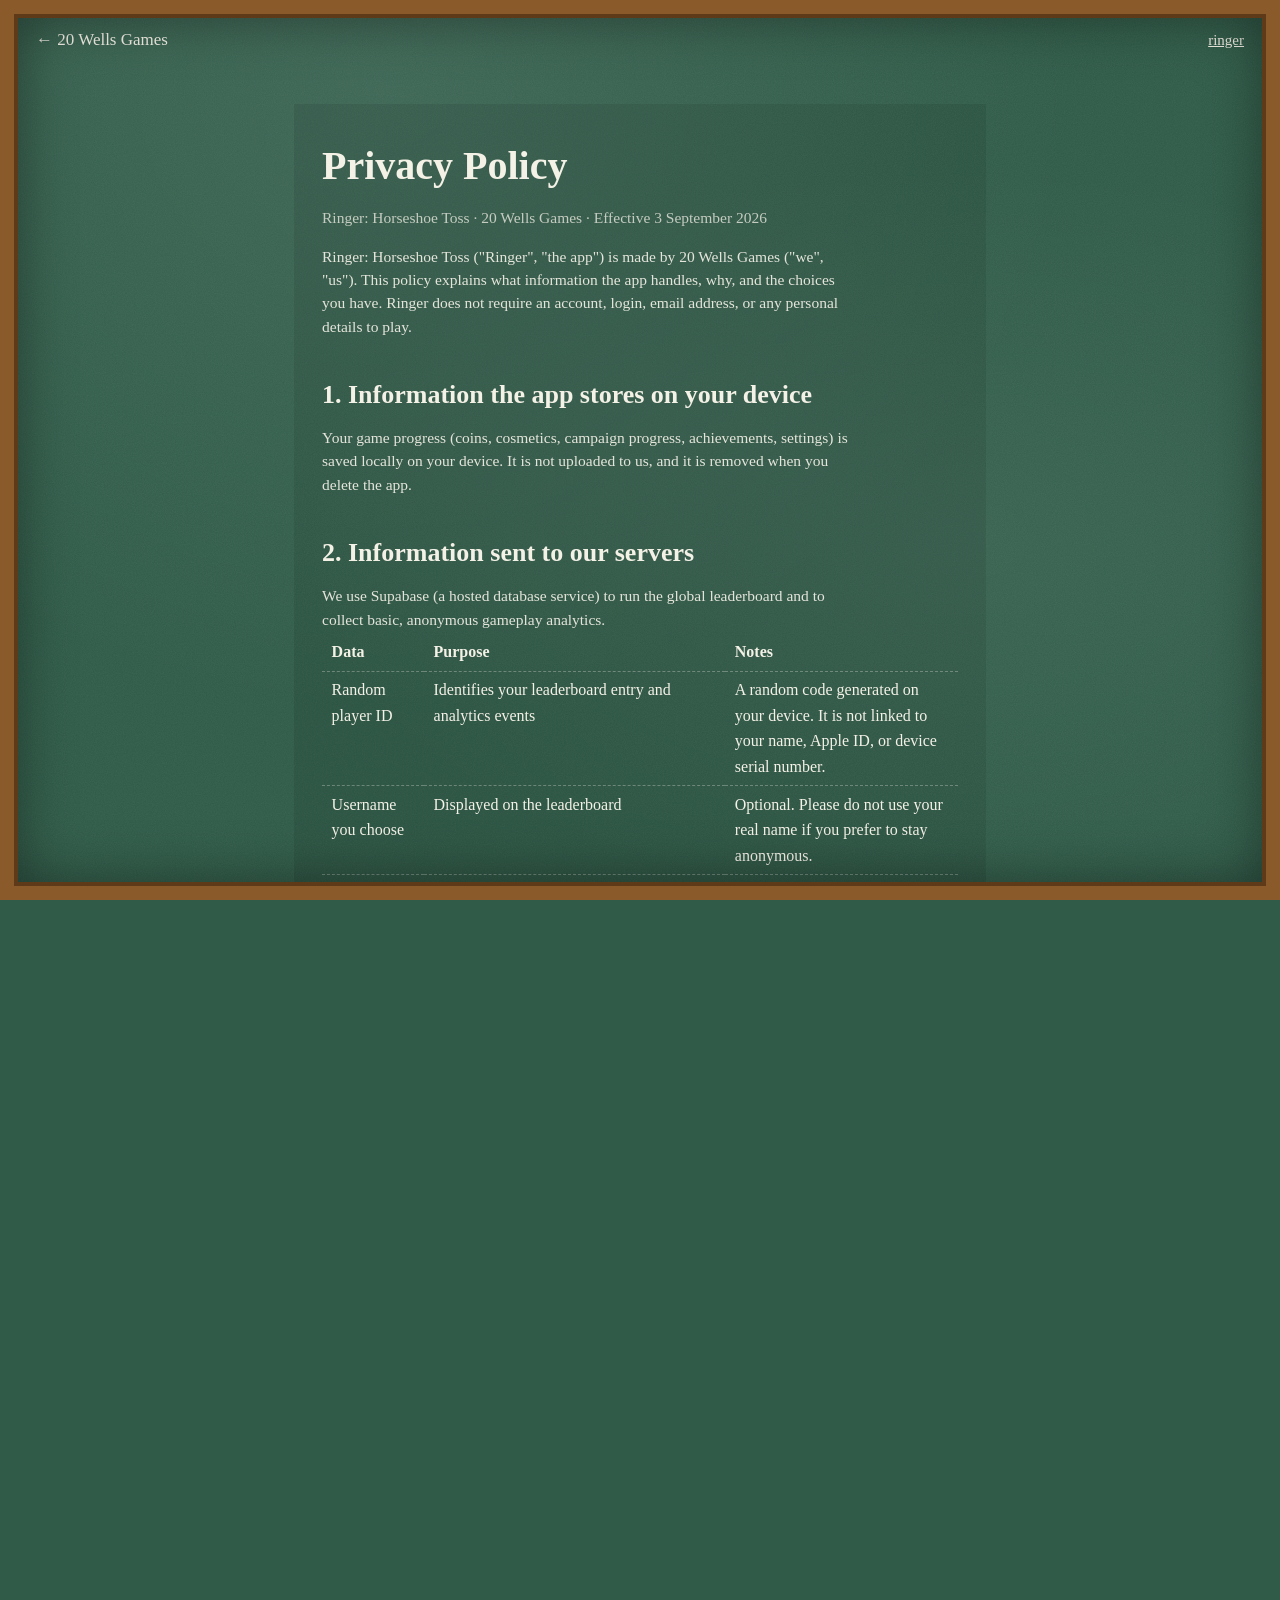
<file: privacy.html>
<!doctype html>
<html lang="en">
<head>
<meta charset="utf-8">
<meta name="viewport" content="width=device-width, initial-scale=1, viewport-fit=cover">
<title>Privacy Policy — Ringer: Horseshoe Toss — 20 Wells Games</title>
<meta name="description" content="Privacy policy for Ringer: Horseshoe Toss by 20 Wells Games: what the app stores on your device, what the leaderboard sends, ads, purchases and how to delete your data.">
<link rel="canonical" href="https://20wellsgames.com/privacy">
<meta http-equiv="Content-Security-Policy" content="default-src 'self'; script-src 'self'; style-src 'self' 'unsafe-inline' https://fonts.googleapis.com; font-src https://fonts.gstatic.com; img-src 'self' data:; connect-src 'self' https://tjnqhvfmtbsiwjzhcpie.supabase.co; base-uri 'none'; form-action 'none'">
<link rel="icon" href="favicon.svg" type="image/svg+xml">
<link rel="icon" href="assets/favicon-32.png" sizes="32x32" type="image/png">
<link rel="apple-touch-icon" href="assets/apple-touch-icon.png">
<link rel="preconnect" href="https://fonts.googleapis.com">
<link rel="preconnect" href="https://fonts.gstatic.com" crossorigin>
<link href="https://fonts.googleapis.com/css2?family=Gloria+Hallelujah&family=Cabin+Sketch:wght@400;700&display=swap" rel="stylesheet">
<link rel="stylesheet" href="site.css?v=20261016a">
</head>
<body class="game-page legal">

<nav class="topbar" aria-label="Site">
  <a class="back" href="/">← 20 Wells Games</a>
  <a class="link" href="/ringer">ringer</a>
</nav>

<main class="panel-wrap">
  <article class="card panel reached legal-card">
    <div class="card-body">
<h1>Privacy Policy</h1>
<p class="meta">Ringer: Horseshoe Toss · 20 Wells Games · Effective 3 September 2026</p>

<p>Ringer: Horseshoe Toss ("Ringer", "the app") is made by 20 Wells Games ("we", "us"). This policy explains what information the app handles, why, and the choices you have. Ringer does not require an account, login, email address, or any personal details to play.</p>

<h2>1. Information the app stores on your device</h2>
<p>Your game progress (coins, cosmetics, campaign progress, achievements, settings) is saved locally on your device. It is not uploaded to us, and it is removed when you delete the app.</p>

<h2>2. Information sent to our servers</h2>
<p>We use Supabase (a hosted database service) to run the global leaderboard and to collect basic, anonymous gameplay analytics.</p>
<table>
<tr><th scope="col">Data</th><th scope="col">Purpose</th><th scope="col">Notes</th></tr>
<tr><td>Random player ID</td><td>Identifies your leaderboard entry and analytics events</td><td>A random code generated on your device. It is not linked to your name, Apple ID, or device serial number.</td></tr>
<tr><td>Username you choose</td><td>Displayed on the leaderboard</td><td>Optional. Please do not use your real name if you prefer to stay anonymous.</td></tr>
<tr><td>Country you choose</td><td>Country leaderboards and regional statistics</td><td>Selected by you from a list. The app does not use GPS or location services.</td></tr>
<tr><td>Scores and run results</td><td>Leaderboard ranking</td><td></td></tr>
<tr><td>Gameplay events</td><td>Understanding how the game is played so we can improve it (for example levels started, levels completed, ads watched, purchases of coin packs)</td><td>Includes app version, session ID, and timestamps. Contains no personal details.</td></tr>
</table>
<p>Leaderboard and analytics data is stored on Supabase infrastructure and protected by access rules so that other players cannot read it. We retain it while the game is operating.</p>

<h2>3. Advertising</h2>
<p>Ringer shows ads through Google AdMob. Some ads are optional rewarded ads you choose to watch for in-game rewards; others appear between rounds unless you purchase the Ad-Free Pass.</p>
<p>To deliver and measure ads, Google may collect device information such as the advertising identifier (IDFA, only if you allow tracking when the app asks), IP address, approximate location derived from IP address, device model and operating system, and information about how you interact with ads. If you decline tracking in the App Tracking Transparency prompt, ads are still shown but are not personalised using the advertising identifier. You can change this at any time in iOS Settings → Privacy &amp; Security → Tracking.</p>
<p>Google's handling of this data is described in <a href="https://policies.google.com/privacy">Google's Privacy Policy</a> and <a href="https://policies.google.com/technologies/ads">How Google uses information from sites or apps that use its services</a>.</p>

<h2>4. In-app purchases</h2>
<p>Coin packs and the Ad-Free Pass are sold through Apple's App Store. Apple processes the payment; we never see your payment details, name, or address. Apple's handling of purchase data is described in Apple's privacy policy. We record only that a purchase of a given product occurred, so that we can restore it and understand the game's economy.</p>

<h2>5. Children</h2>
<p>Ringer is a general-audience game and is not directed at children under 13. We do not knowingly collect personal information from children. If you believe a child has provided a username containing personal information, contact us and we will remove it.</p>

<h2>6. Your choices and deleting your data</h2>
<ul>
  <li><strong>Leaderboard:</strong> open the side menu to change your username and country. <strong>Reset All Data</strong> (in the side menu) deletes your leaderboard entry from our servers along with all local progress.</li>
  <li><strong>Ads:</strong> buy the Ad-Free Pass to remove forced ads, and manage tracking permission in iOS Settings.</li>
  <li><strong>Everything:</strong> deleting the app removes all local data. To have any remaining server-side data deleted, email us at the address below with your leaderboard username and we will delete it.</li>
</ul>

<h2>7. Third-party services used</h2>
<ul>
  <li>Google AdMob (advertising) — <a href="https://policies.google.com/privacy">privacy policy</a></li>
  <li>Supabase (leaderboard and analytics database) — <a href="https://supabase.com/privacy">privacy policy</a></li>
  <li>Apple App Store and StoreKit (purchases) — <a href="https://www.apple.com/legal/privacy/">privacy policy</a></li>
</ul>

<h2>8. Website: launch notifications</h2>
<p>If you enter your email address in the "nudge me" box on our website, we store it in our Supabase database together with the date, so we can email you when a new game launches. We send nothing else and never share the address. To be removed, email us at the address below.</p>

<h2>9. Changes to this policy</h2>
<p>If we change this policy we will update this page and the effective date above.</p>

<h2>10. Contact</h2>
<p>20 Wells Games, Istanbul, Turkey<br>Email: <a href="mailto:tcolpan@20wellsgames.com">tcolpan@20wellsgames.com</a></p>
    </div>
  </article>
</main>

<footer>
  <p>© 2026 20 Wells Games · <a href="/">Home</a> · <a href="/ringer">Ringer</a> · <a href="/support">Support</a> · <a href="/privacy">Privacy Policy</a></p>
</footer>

</body>
</html>
</file>
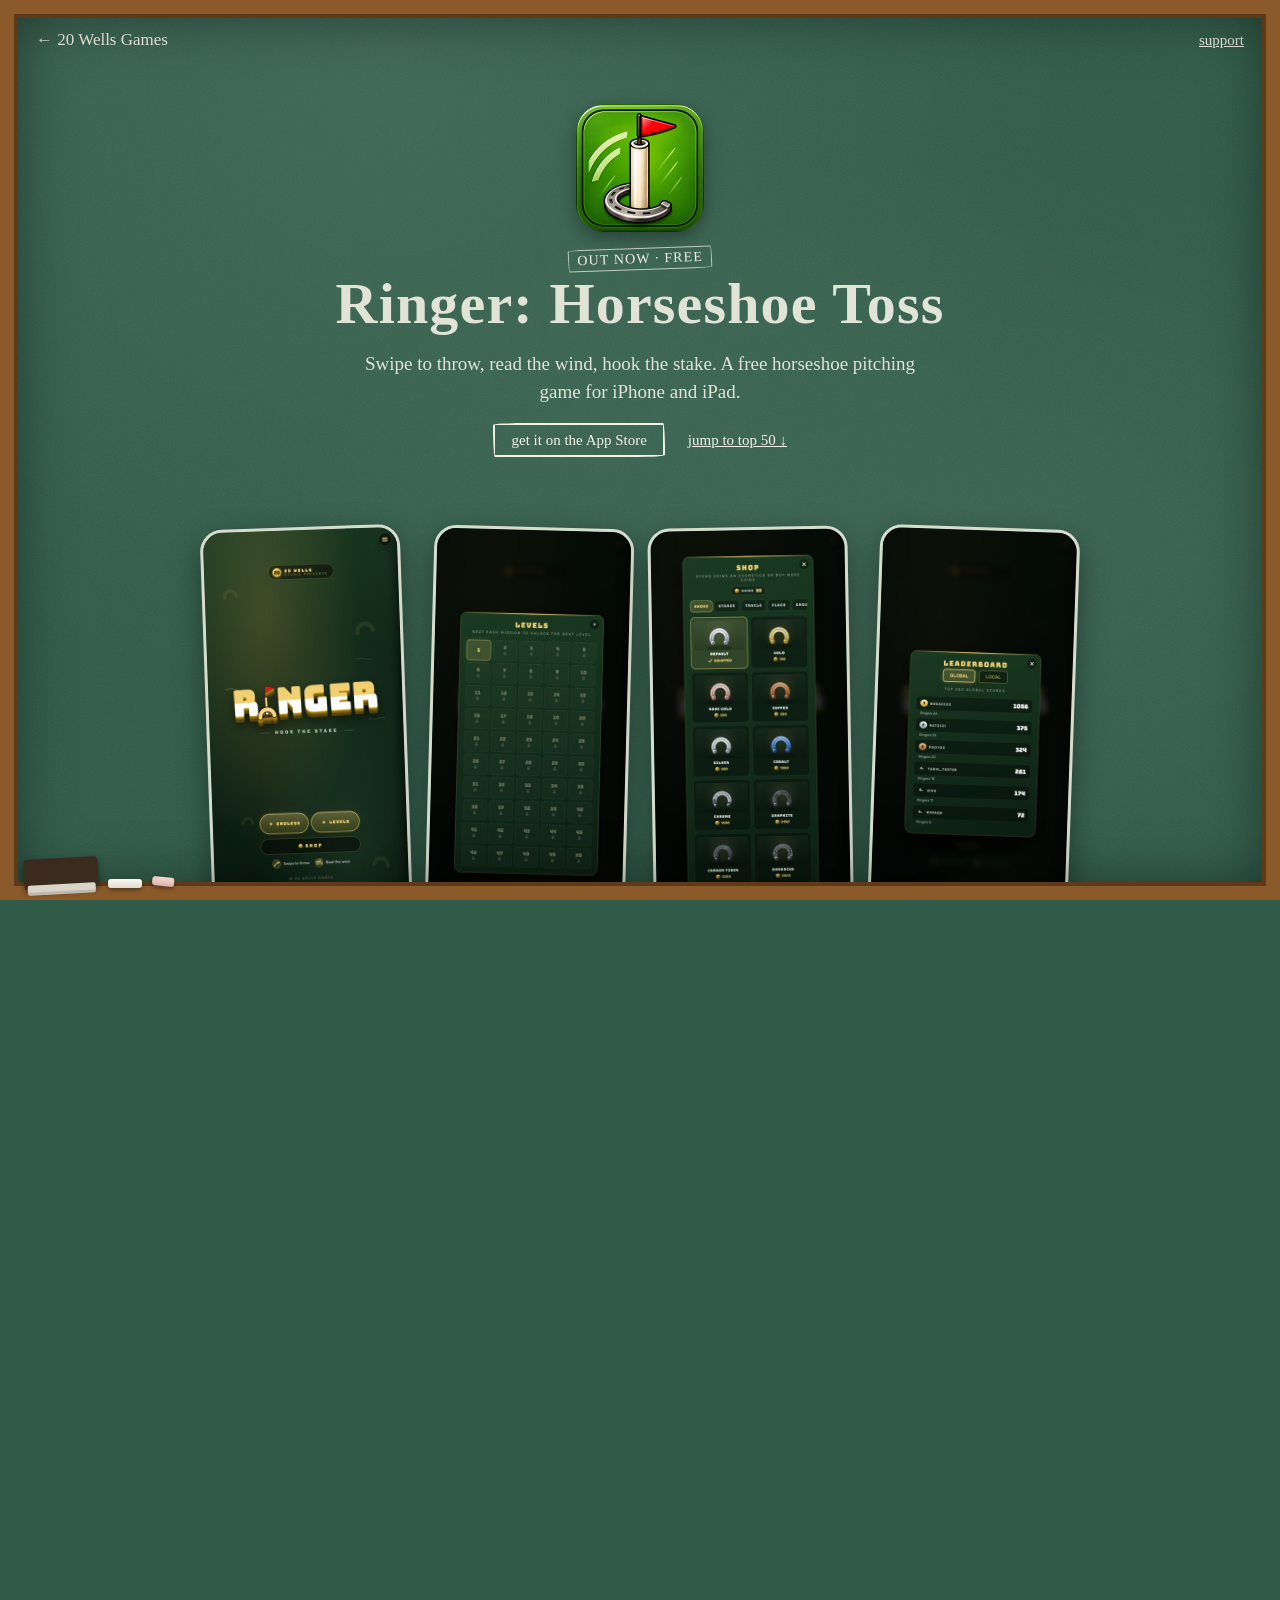
<file: ringer.html>
<!doctype html>
<html lang="en">
<head>
<meta charset="utf-8">
<meta name="viewport" content="width=device-width, initial-scale=1, viewport-fit=cover">
<title>Ringer: Horseshoe Toss — Free Horseshoe Game for iPhone &amp; iPad</title>
<meta name="description" content="Free horseshoe game for iPhone and iPad. Swipe to throw, read the wind, hook the stake. Campaign missions, endless mode and a live global top-50 leaderboard.">
<link rel="canonical" href="https://20wellsgames.com/ringer">
<meta property="og:type" content="website">
<meta property="og:site_name" content="20 Wells Games">
<meta property="og:url" content="https://20wellsgames.com/ringer">
<meta property="og:title" content="Ringer: Horseshoe Toss — free on iPhone &amp; iPad">
<meta property="og:description" content="Swipe to throw, read the wind, hook the stake. A free horseshoe arcade game with a live global leaderboard.">
<meta property="og:image" content="https://20wellsgames.com/assets/og-ringer.jpg">
<meta property="og:image:width" content="1200">
<meta property="og:image:height" content="630">
<meta property="og:image:alt" content="Ringer: Horseshoe Toss app icon and a gameplay screenshot on a green chalkboard">
<meta name="twitter:card" content="summary_large_image">
<meta name="apple-itunes-app" content="app-id=6776913585">
<link rel="apple-touch-icon" href="assets/apple-touch-icon.png">
<meta http-equiv="Content-Security-Policy" content="default-src 'self'; script-src 'self'; style-src 'self' 'unsafe-inline' https://fonts.googleapis.com; font-src https://fonts.gstatic.com; img-src 'self' data:; connect-src 'self' https://tjnqhvfmtbsiwjzhcpie.supabase.co; base-uri 'none'; form-action 'none'">
<link rel="icon" href="favicon.svg" type="image/svg+xml">
<link rel="icon" href="assets/favicon-32.png" sizes="32x32" type="image/png">
<link rel="preconnect" href="https://fonts.googleapis.com">
<link rel="preconnect" href="https://fonts.gstatic.com" crossorigin>
<link href="https://fonts.googleapis.com/css2?family=Gloria+Hallelujah&family=Cabin+Sketch:wght@400;700&display=swap" rel="stylesheet">
<link rel="stylesheet" href="site.css?v=20261016a">
<script type="application/ld+json">
{
  "@context": "https://schema.org",
  "@type": ["MobileApplication", "VideoGame"],
  "@id": "https://20wellsgames.com/ringer#app",
  "name": "Ringer: Horseshoe Toss",
  "url": "https://20wellsgames.com/ringer",
  "description": "Swipe to throw, read the wind, hook the stake. A free horseshoe arcade game for iPhone and iPad with campaign missions, endless mode and a live global leaderboard.",
  "applicationCategory": "GameApplication",
  "genre": ["Arcade", "Sports"],
  "operatingSystem": "iOS, iPadOS",
  "gamePlatform": ["iPhone", "iPad"],
  "playMode": "SinglePlayer",
  "isAccessibleForFree": true,
  "inLanguage": "en",
  "image": "https://20wellsgames.com/assets/ringer-icon.png",
  "screenshot": ["https://20wellsgames.com/assets/ringer/01-title.jpg","https://20wellsgames.com/assets/ringer/02-campaign.jpg","https://20wellsgames.com/assets/ringer/03-cosmetics.jpg","https://20wellsgames.com/assets/ringer/04-leaderboard.jpg"],
  "installUrl": "https://apps.apple.com/app/id6776913585",
  "offers": { "@type": "Offer", "price": "0", "priceCurrency": "USD", "availability": "https://schema.org/InStock" },
  "author": { "@type": "Organization", "@id": "https://20wellsgames.com/#org", "name": "20 Wells Games", "url": "https://20wellsgames.com/" },
  "publisher": { "@id": "https://20wellsgames.com/#org" }
}
</script>
</head>
<body class="game-page">

<svg width="0" height="0" style="position:absolute" aria-hidden="true">
  <defs>
    <filter id="chalk-bb" x="-10%" y="-10%" width="120%" height="120%">
      <feTurbulence type="fractalNoise" baseFrequency="1.1" numOctaves="2" seed="11" result="noise"/>
      <feDisplacementMap in="SourceGraphic" in2="noise" scale="2.4" xChannelSelector="R" yChannelSelector="G" result="rough"/>
      <feTurbulence type="fractalNoise" baseFrequency=".6" numOctaves="3" seed="5" result="grain"/>
      <feComponentTransfer in="grain" result="alpha"><feFuncA type="table" tableValues="0 .55 1 1"/></feComponentTransfer>
      <feComposite in="rough" in2="alpha" operator="in"/>
    </filter>
  </defs>
</svg>

<nav class="topbar" aria-label="Game">
  <a class="back" href="/">← 20 Wells Games</a>
  <a class="link" href="/support">support</a>
</nav>

<main>
<header class="game-hero">
  <img class="app-icon big" src="assets/ringer-icon.png" alt="Ringer app icon" width="128" height="128">
  <p class="stamp"><span class="when-live">out now · free</span><span class="when-soon">landing soon · free</span></p>
  <h1 class="section-title chalk-text">Ringer: Horseshoe Toss</h1>
  <p class="lede">Swipe to throw, read the wind, hook the stake. A free horseshoe pitching game for iPhone and iPad.</p>
  <p class="actions center">
    <a class="btn when-live" href="https://apps.apple.com/app/id6776913585" rel="noopener">get it on the App Store</a>
    <a class="btn when-soon" href="/#next">get a nudge at launch</a>
    <a class="link" href="#leaderboard">jump to top 50 ↓</a>
  </p>
</header>

<section class="shots" aria-label="Screenshots" tabindex="0">
  <figure><img src="assets/ringer/01-title.jpg" alt="Ringer title screen" width="416" height="900" loading="lazy"><figcaption>the yard</figcaption></figure>
  <figure><img src="assets/ringer/02-campaign.jpg" alt="Campaign level select with star ratings" width="416" height="900" loading="lazy"><figcaption>campaign</figcaption></figure>
  <figure><img src="assets/ringer/03-cosmetics.jpg" alt="Cosmetics shop with horseshoe skins" width="416" height="900" loading="lazy"><figcaption>cosmetics</figcaption></figure>
  <figure><img src="assets/ringer/04-leaderboard.jpg" alt="In-game global leaderboard" width="416" height="900" loading="lazy"><figcaption>leaderboard</figcaption></figure>
</section>

<section class="panel-wrap" id="features">
  <h2 class="section-title chalk-text">what's in the box</h2>
  <article class="card panel">
    <svg class="card-frame" aria-hidden="true"><rect pathLength="1" rx="14" ry="14"/></svg>
    <div class="card-body">
      <ul class="ticks">
        <li>One-finger throws: swipe for power, curve for spin.</li>
        <li>Wind that actually matters. Read the flag before you let go.</li>
        <li>Campaign missions with three-star ratings and unlockable levels.</li>
        <li>Endless mode with a global top-50 leaderboard, by country.</li>
        <li>Horseshoe skins and cosmetics to spend your coins on.</li>
        <li>Free to play. One optional Ad-Free Pass, no account needed.</li>
      </ul>
    </div>
  </article>
</section>

<section class="panel-wrap" id="leaderboard">
  <h2 class="section-title chalk-text">top 50 · live leaderboard</h2>
  <p class="section-sub">Live from the Ringer global leaderboard. Beat them in the game and your name shows up here.</p>
  <article class="card panel lb">
    <svg class="card-frame" aria-hidden="true"><rect pathLength="1" rx="14" ry="14"/></svg>
    <div class="card-body lb-body">
      <div class="lb-scroll" tabindex="0" role="region" aria-label="Top 50 scores">
        <table class="lb-table">
          <caption class="sr-only">Top 50 endless-mode scores</caption>
          <thead><tr class="lb-head"><th scope="col" class="lb-rank">#</th><th scope="col" class="lb-name">player</th><th scope="col" class="lb-score">score</th><th scope="col" class="lb-level">level</th><th scope="col" class="lb-hooks">ringers</th></tr></thead>
          <tbody class="lb-list"><tr><td class="lb-status" colspan="5" role="status">fetching the top 50…</td></tr></tbody>
        </table>
      </div>
      <p class="lb-foot"><span class="lb-updated" role="status" aria-live="polite"></span> <button type="button" class="link lb-refresh">refresh</button></p>
    </div>
  </article>
</section>

</main>

<footer id="contact">
  <p>Need help with the game? See <a href="/support">Support</a> or email <a href="mailto:tcolpan@20wellsgames.com">tcolpan@20wellsgames.com</a>.</p>
  <p>© 2026 20 Wells Games · <a href="/">Home</a> · <a href="/privacy">Privacy Policy</a></p>
</footer>

<div class="tray" aria-hidden="true"><span class="eraser"></span><span class="chalk c1"></span><span class="chalk c2"></span></div>

<script src="site.js?v=20261016a"></script>
</body>
</html>
</file>
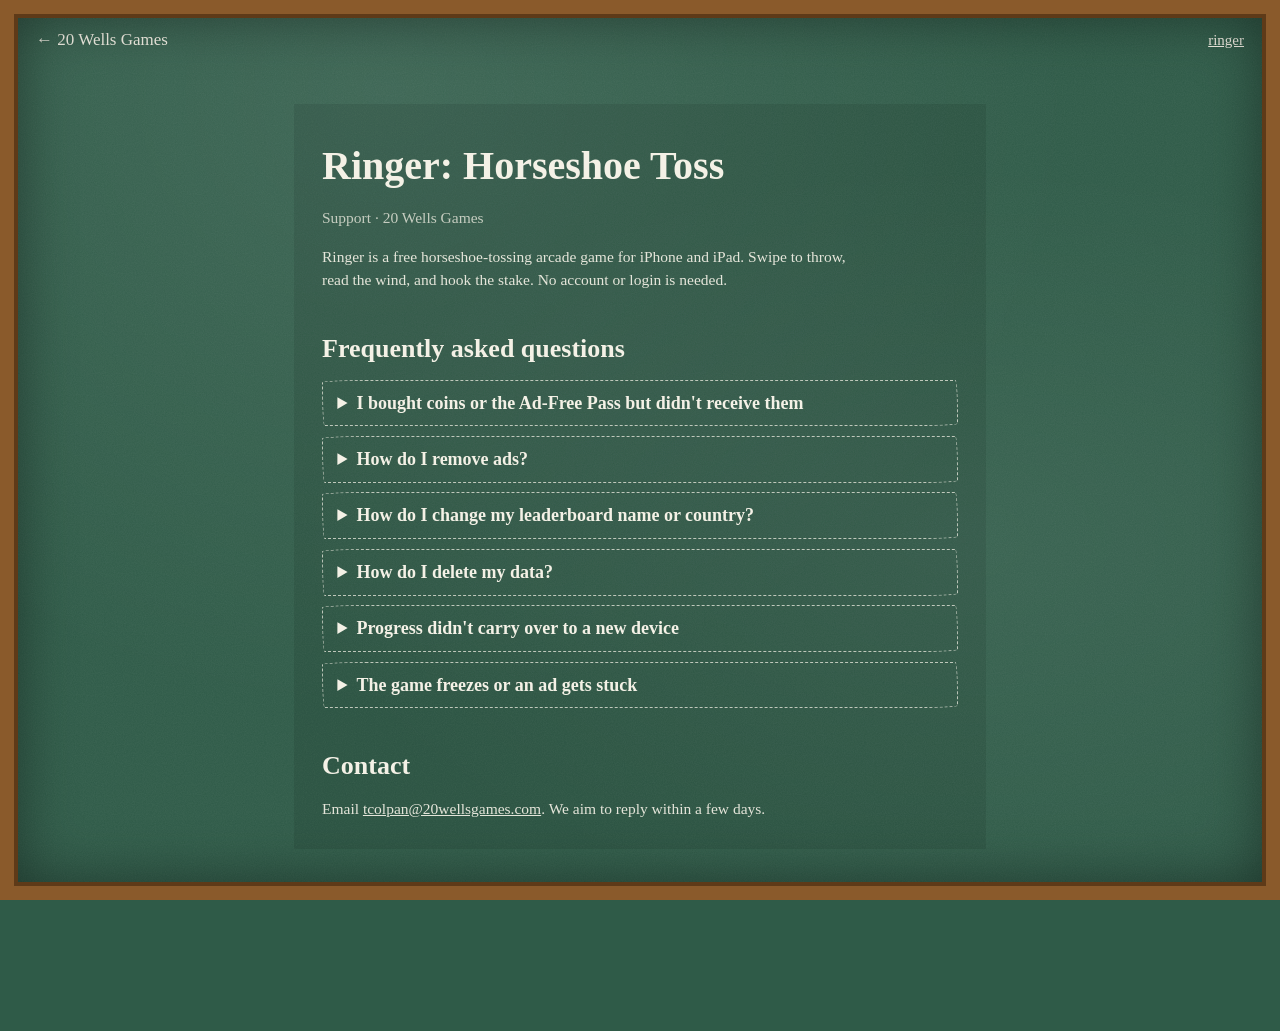
<file: support.html>
<!doctype html>
<html lang="en">
<head>
<meta charset="utf-8">
<meta name="viewport" content="width=device-width, initial-scale=1, viewport-fit=cover">
<title>Ringer: Horseshoe Toss Support — 20 Wells Games</title>
<meta name="description" content="Help for Ringer: Horseshoe Toss on iPhone and iPad: restoring purchases, removing ads, changing your leaderboard name, deleting your data, and contacting us.">
<link rel="canonical" href="https://20wellsgames.com/support">
<meta http-equiv="Content-Security-Policy" content="default-src 'self'; script-src 'self'; style-src 'self' 'unsafe-inline' https://fonts.googleapis.com; font-src https://fonts.gstatic.com; img-src 'self' data:; connect-src 'self' https://tjnqhvfmtbsiwjzhcpie.supabase.co; base-uri 'none'; form-action 'none'">
<link rel="icon" href="favicon.svg" type="image/svg+xml">
<link rel="icon" href="assets/favicon-32.png" sizes="32x32" type="image/png">
<link rel="apple-touch-icon" href="assets/apple-touch-icon.png">
<link rel="preconnect" href="https://fonts.googleapis.com">
<link rel="preconnect" href="https://fonts.gstatic.com" crossorigin>
<link href="https://fonts.googleapis.com/css2?family=Gloria+Hallelujah&family=Cabin+Sketch:wght@400;700&display=swap" rel="stylesheet">
<link rel="stylesheet" href="site.css?v=20261016a">
</head>
<body class="game-page legal">

<nav class="topbar" aria-label="Site">
  <a class="back" href="/">← 20 Wells Games</a>
  <a class="link" href="/ringer">ringer</a>
</nav>

<main class="panel-wrap">
  <article class="card panel reached legal-card">
    <div class="card-body">
<h1>Ringer: Horseshoe Toss</h1>
<p class="meta">Support · 20 Wells Games</p>

<p>Ringer is a free horseshoe-tossing arcade game for iPhone and iPad. Swipe to throw, read the wind, and hook the stake. No account or login is needed.</p>

<h2>Frequently asked questions</h2>

<details><summary>I bought coins or the Ad-Free Pass but didn't receive them</summary>
<p>Open the Shop, go to the Coins tab and tap <strong>Restore Purchases</strong>. This re-checks your App Store purchases and applies anything missing. Coin packs are consumed on purchase, so if a pack was delivered before and spent it cannot be restored; the Ad-Free Pass can always be restored. If a purchase still doesn't appear after restoring, email us with your App Store receipt.</p></details>

<details><summary>How do I remove ads?</summary>
<p>The Ad-Free Pass (one-time purchase, in Shop → Coins) removes the ads that appear between rounds. Optional rewarded ads that you choose to watch for coins remain available.</p></details>

<details><summary>How do I change my leaderboard name or country?</summary>
<p>Open the side menu (☰ button on the title screen) to change your username and country.</p></details>

<details><summary>How do I delete my data?</summary>
<p>Deleting the app removes all local progress. To remove your leaderboard entry from our servers as well, use <strong>Reset All Data</strong> in the side menu (this also wipes local progress), or email us with your leaderboard username. See our <a href="/privacy">Privacy Policy</a> for details.</p></details>

<details><summary>Progress didn't carry over to a new device</summary>
<p>Game progress is stored locally on the device and is not synced between devices. Your Ad-Free Pass can be restored on any device signed in with the same Apple ID.</p></details>

<details><summary>The game freezes or an ad gets stuck</summary>
<p>Force-quit the app and reopen it; your coins and progress are saved. If it keeps happening, email us with your device model and iOS version and what you were doing when it happened.</p></details>

<h2>Contact</h2>
<p>Email <a href="mailto:tcolpan@20wellsgames.com">tcolpan@20wellsgames.com</a>. We aim to reply within a few days.</p>
    </div>
  </article>
</main>

<footer>
  <p>© 2026 20 Wells Games · <a href="/">Home</a> · <a href="/ringer">Ringer</a> · <a href="/support">Support</a> · <a href="/privacy">Privacy Policy</a></p>
</footer>

</body>
</html>
</file>
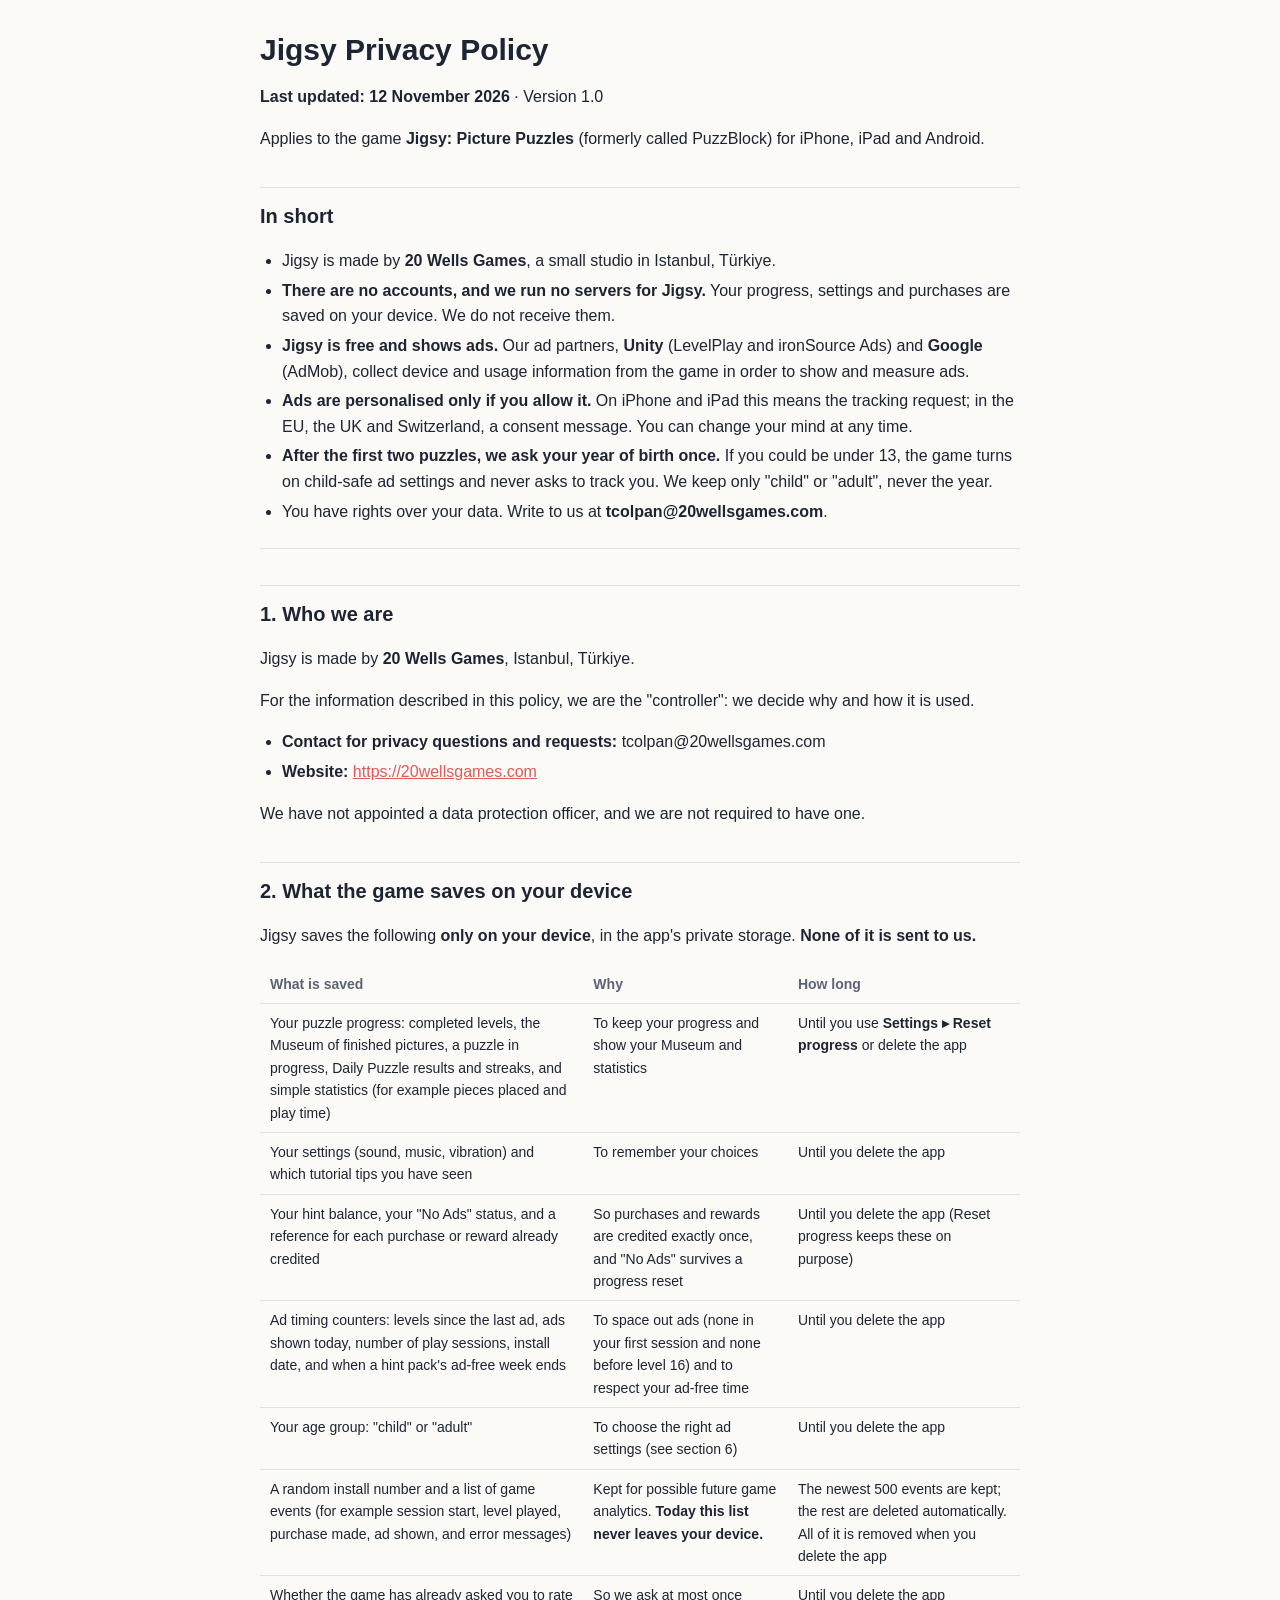
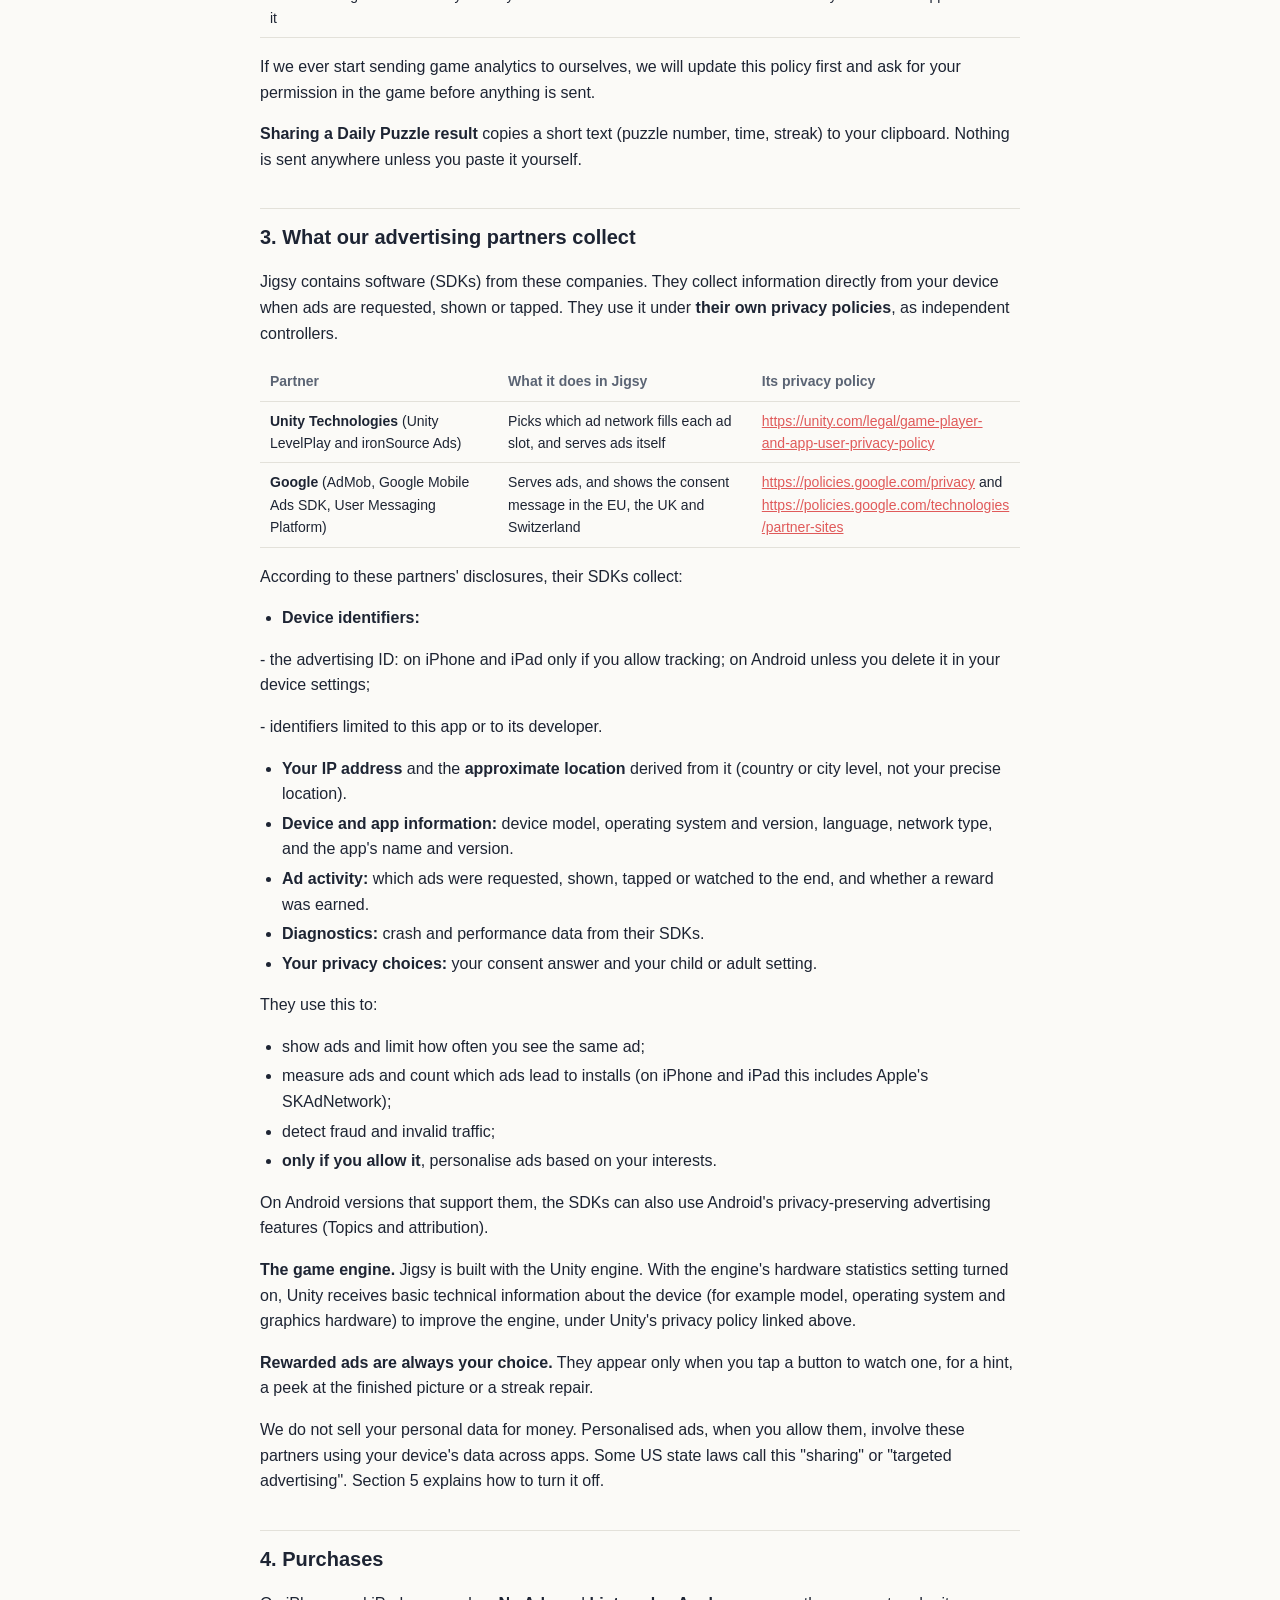
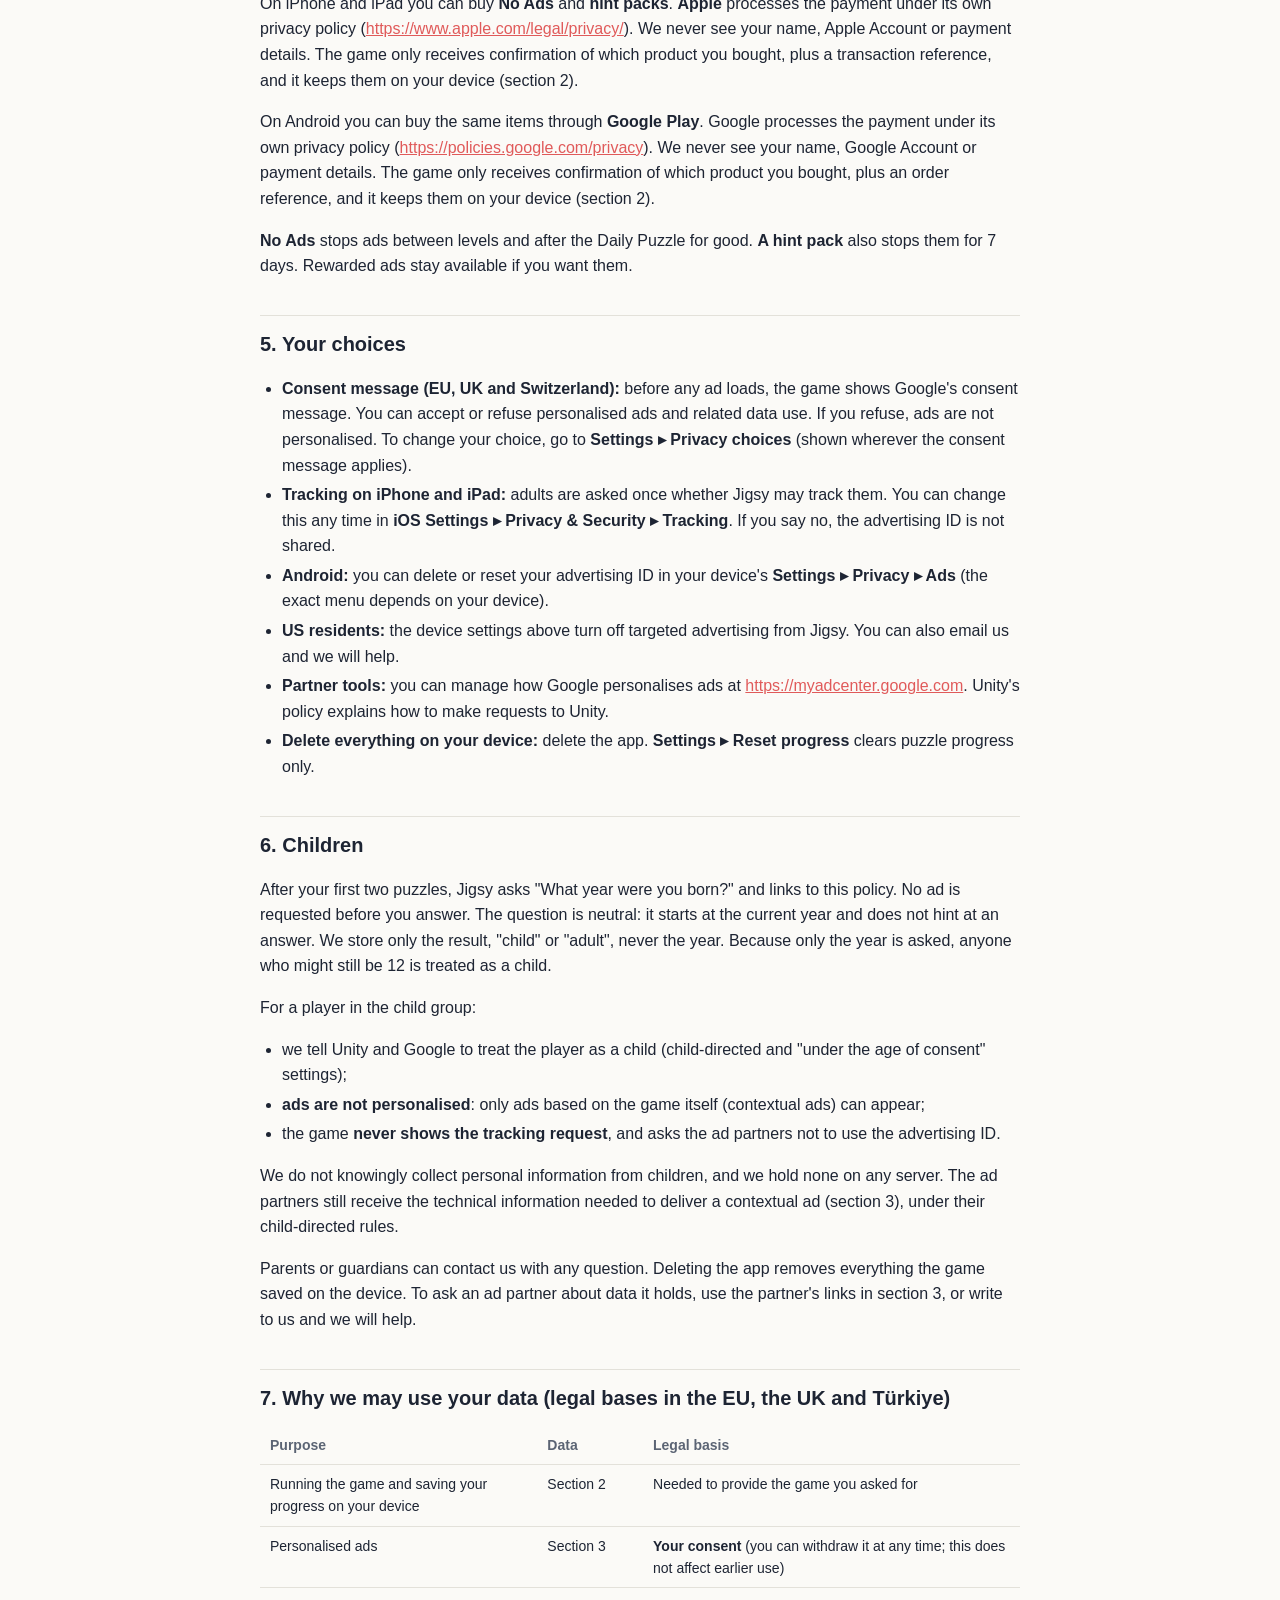
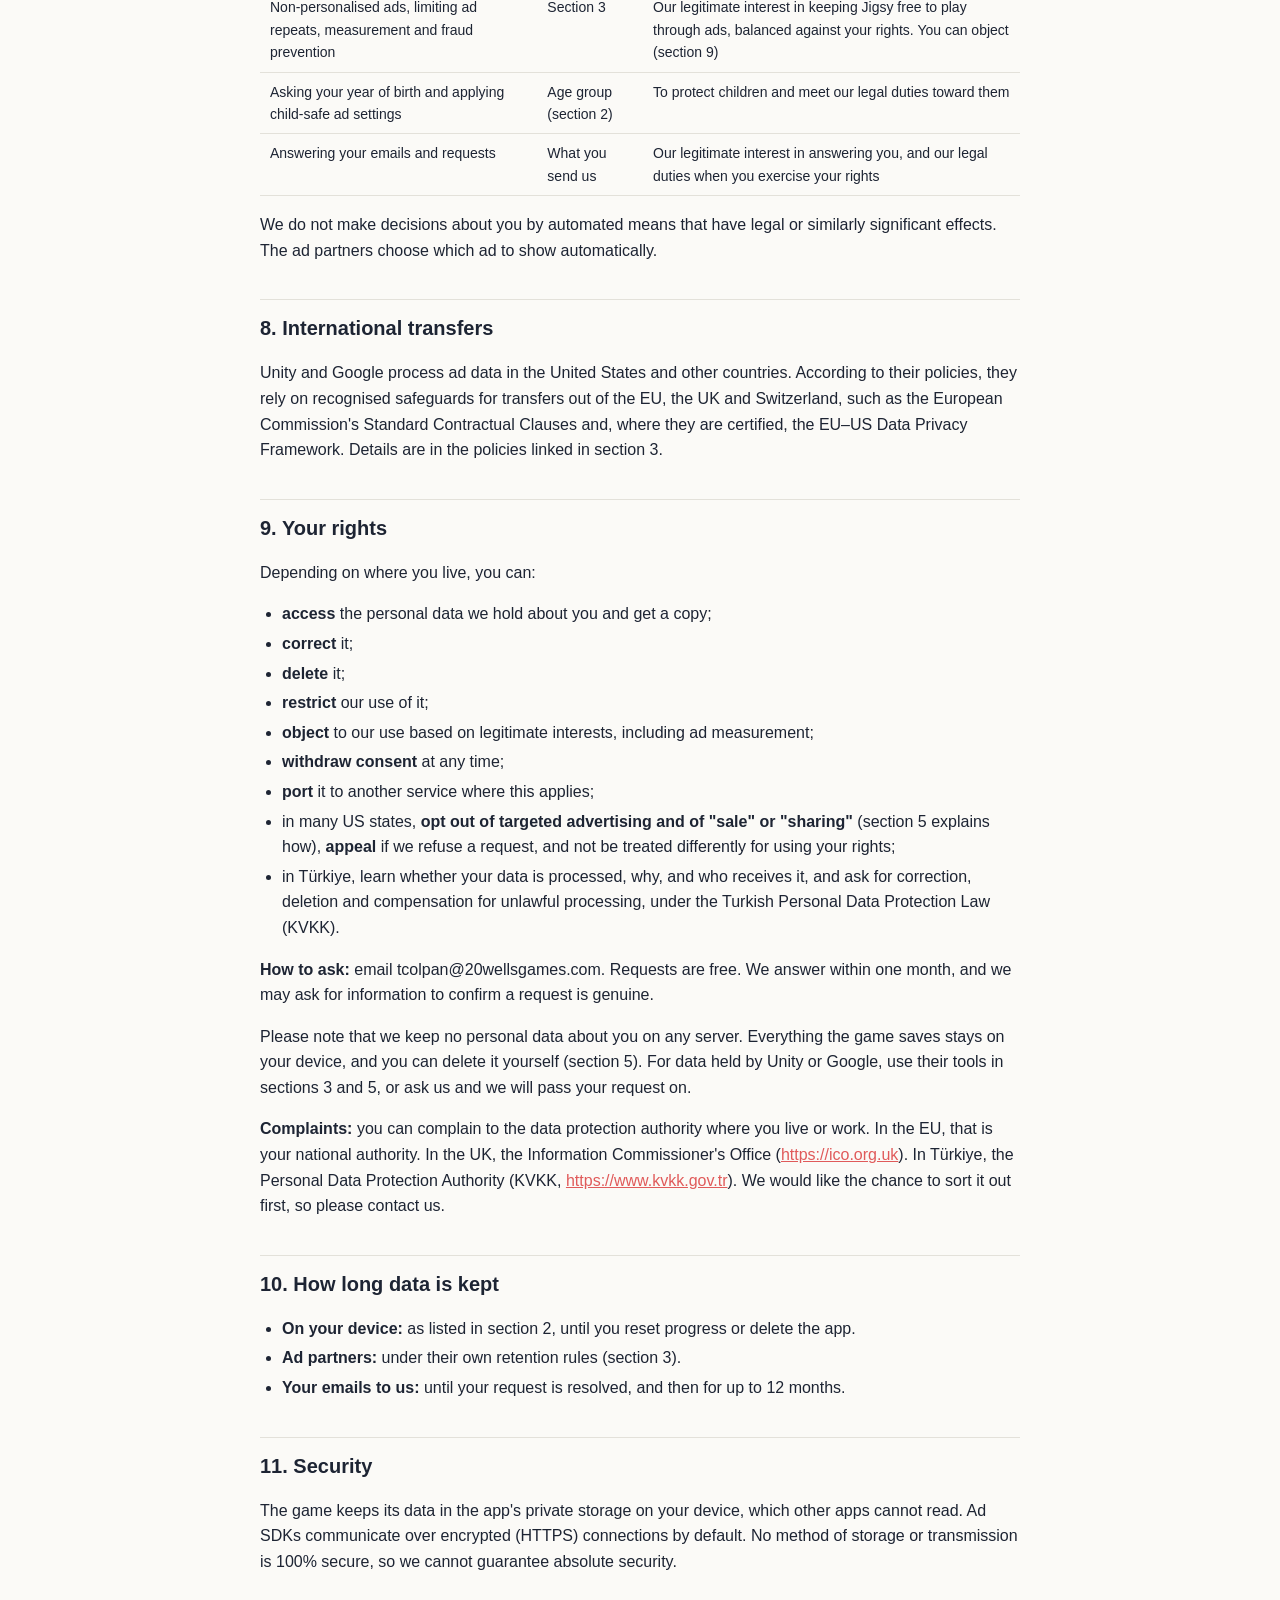
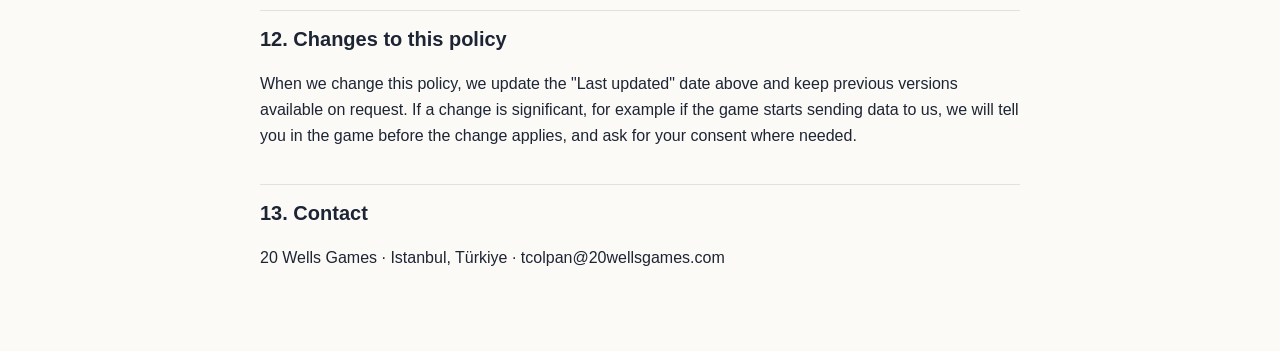
<file: jigsy/privacy.html>
<!doctype html>
<html lang="en">
<head>
<meta charset="utf-8">
<meta name="viewport" content="width=device-width, initial-scale=1">
<title>Jigsy Privacy Policy · 20 Wells Games</title>
<style>
:root{--bg:#fbfaf7;--fg:#1d2433;--muted:#5b6474;--line:#e3e1da;--accent:#e05a5a;--gap:#fff1a8;color-scheme:light}
@media (prefers-color-scheme:dark){:root{--bg:#14171d;--fg:#e8eaee;--muted:#9aa3b2;--line:#2a2f39;--accent:#ff8a80;--gap:#5c4d00;color-scheme:dark}}
body{margin:0;background:var(--bg);color:var(--fg);font:16px/1.6 -apple-system,BlinkMacSystemFont,"Segoe UI",Roboto,sans-serif;padding:32px max(16px,env(safe-area-inset-left)) 64px max(16px,env(safe-area-inset-right))}
main{max-width:760px;margin:0 auto}
h1{font-size:30px;line-height:1.2;margin:0 0 8px} h2{font-size:20px;margin:36px 0 8px;padding-top:12px;border-top:1px solid var(--line)}
a{color:var(--accent);word-break:break-word} hr{border:0;border-top:1px solid var(--line);margin:24px 0}
ul{padding-left:22px} li{margin:4px 0}
.tbl{overflow-x:auto;margin:12px 0} table{border-collapse:collapse;width:100%;font-size:14px}
th,td{text-align:left;vertical-align:top;padding:8px 10px;border-bottom:1px solid var(--line)} th{color:var(--muted);font-weight:600}
mark.gap{background:var(--gap);color:inherit;padding:0 3px;border-radius:3px}
.draft{border:2px dashed var(--accent);padding:10px 14px;border-radius:8px;margin-bottom:24px;font-size:14px}
</style>
</head>
<body><main>
<h1>Jigsy Privacy Policy</h1>
<p><strong>Last updated: 12 November 2026</strong> · Version 1.0</p>
<p>Applies to the game <strong>Jigsy: Picture Puzzles</strong> (formerly called PuzzBlock) for iPhone, iPad and Android.</p>
<h2>In short</h2>
<ul>
<li>Jigsy is made by <strong>20 Wells Games</strong>, a small studio in Istanbul, Türkiye.</li>
<li><strong>There are no accounts, and we run no servers for Jigsy.</strong> Your progress, settings and purchases are saved on your device. We do not receive them.</li>
<li><strong>Jigsy is free and shows ads.</strong> Our ad partners, <strong>Unity</strong> (LevelPlay and ironSource Ads) and <strong>Google</strong> (AdMob), collect device and usage information from the game in order to show and measure ads.</li>
<li><strong>Ads are personalised only if you allow it.</strong> On iPhone and iPad this means the tracking request; in the EU, the UK and Switzerland, a consent message. You can change your mind at any time.</li>
<li><strong>After the first two puzzles, we ask your year of birth once.</strong> If you could be under 13, the game turns on child-safe ad settings and never asks to track you. We keep only "child" or "adult", never the year.</li>
<li>You have rights over your data. Write to us at <strong>tcolpan@20wellsgames.com</strong>.</li>
</ul>
<hr>
<h2>1. Who we are</h2>
<p>Jigsy is made by <strong>20 Wells Games</strong>, Istanbul, Türkiye.</p>
<p>For the information described in this policy, we are the "controller": we decide why and how it is used.</p>
<ul>
<li><strong>Contact for privacy questions and requests:</strong> tcolpan@20wellsgames.com</li>
<li><strong>Website:</strong> <a href="https://20wellsgames.com">https://20wellsgames.com</a></li>
</ul>
<p>We have not appointed a data protection officer, and we are not required to have one.</p>
<h2>2. What the game saves on your device</h2>
<p>Jigsy saves the following <strong>only on your device</strong>, in the app's private storage. <strong>None of it is sent to us.</strong></p>
<div class="tbl"><table><thead><tr><th>What is saved</th><th>Why</th><th>How long</th></tr></thead><tbody><tr><td>Your puzzle progress: completed levels, the Museum of finished pictures, a puzzle in progress, Daily Puzzle results and streaks, and simple statistics (for example pieces placed and play time)</td><td>To keep your progress and show your Museum and statistics</td><td>Until you use <strong>Settings ▸ Reset progress</strong> or delete the app</td></tr><tr><td>Your settings (sound, music, vibration) and which tutorial tips you have seen</td><td>To remember your choices</td><td>Until you delete the app</td></tr><tr><td>Your hint balance, your "No Ads" status, and a reference for each purchase or reward already credited</td><td>So purchases and rewards are credited exactly once, and "No Ads" survives a progress reset</td><td>Until you delete the app (Reset progress keeps these on purpose)</td></tr><tr><td>Ad timing counters: levels since the last ad, ads shown today, number of play sessions, install date, and when a hint pack's ad-free week ends</td><td>To space out ads (none in your first session and none before level 16) and to respect your ad-free time</td><td>Until you delete the app</td></tr><tr><td>Your age group: "child" or "adult"</td><td>To choose the right ad settings (see section 6)</td><td>Until you delete the app</td></tr><tr><td>A random install number and a list of game events (for example session start, level played, purchase made, ad shown, and error messages)</td><td>Kept for possible future game analytics. <strong>Today this list never leaves your device.</strong></td><td>The newest 500 events are kept; the rest are deleted automatically. All of it is removed when you delete the app</td></tr><tr><td>Whether the game has already asked you to rate it</td><td>So we ask at most once</td><td>Until you delete the app</td></tr></tbody></table></div>
<p>If we ever start sending game analytics to ourselves, we will update this policy first and ask for your permission in the game before anything is sent.</p>
<p><strong>Sharing a Daily Puzzle result</strong> copies a short text (puzzle number, time, streak) to your clipboard. Nothing is sent anywhere unless you paste it yourself.</p>
<h2>3. What our advertising partners collect</h2>
<p>Jigsy contains software (SDKs) from these companies. They collect information directly from your device when ads are requested, shown or tapped. They use it under <strong>their own privacy policies</strong>, as independent controllers.</p>
<div class="tbl"><table><thead><tr><th>Partner</th><th>What it does in Jigsy</th><th>Its privacy policy</th></tr></thead><tbody><tr><td><strong>Unity Technologies</strong> (Unity LevelPlay and ironSource Ads)</td><td>Picks which ad network fills each ad slot, and serves ads itself</td><td><a href="https://unity.com/legal/game-player-and-app-user-privacy-policy">https://unity.com/legal/game-player-and-app-user-privacy-policy</a></td></tr><tr><td><strong>Google</strong> (AdMob, Google Mobile Ads SDK, User Messaging Platform)</td><td>Serves ads, and shows the consent message in the EU, the UK and Switzerland</td><td><a href="https://policies.google.com/privacy">https://policies.google.com/privacy</a> and <a href="https://policies.google.com/technologies/partner-sites">https://policies.google.com/technologies/partner-sites</a></td></tr></tbody></table></div>
<p>According to these partners' disclosures, their SDKs collect:</p>
<ul>
<li><strong>Device identifiers:</strong></li>
</ul>
<p>  - the advertising ID: on iPhone and iPad only if you allow tracking; on Android unless you delete it in your device settings;</p>
<p>  - identifiers limited to this app or to its developer.</p>
<ul>
<li><strong>Your IP address</strong> and the <strong>approximate location</strong> derived from it (country or city level, not your precise location).</li>
<li><strong>Device and app information:</strong> device model, operating system and version, language, network type, and the app's name and version.</li>
<li><strong>Ad activity:</strong> which ads were requested, shown, tapped or watched to the end, and whether a reward was earned.</li>
<li><strong>Diagnostics:</strong> crash and performance data from their SDKs.</li>
<li><strong>Your privacy choices:</strong> your consent answer and your child or adult setting.</li>
</ul>
<p>They use this to:</p>
<ul>
<li>show ads and limit how often you see the same ad;</li>
<li>measure ads and count which ads lead to installs (on iPhone and iPad this includes Apple's SKAdNetwork);</li>
<li>detect fraud and invalid traffic;</li>
<li><strong>only if you allow it</strong>, personalise ads based on your interests.</li>
</ul>
<p>On Android versions that support them, the SDKs can also use Android's privacy-preserving advertising features (Topics and attribution).</p>
<p><strong>The game engine.</strong> Jigsy is built with the Unity engine. With the engine's hardware statistics setting turned on, Unity receives basic technical information about the device (for example model, operating system and graphics hardware) to improve the engine, under Unity's privacy policy linked above.</p>
<p><strong>Rewarded ads are always your choice.</strong> They appear only when you tap a button to watch one, for a hint, a peek at the finished picture or a streak repair.</p>
<p>We do not sell your personal data for money. Personalised ads, when you allow them, involve these partners using your device's data across apps. Some US state laws call this "sharing" or "targeted advertising". Section 5 explains how to turn it off.</p>
<h2>4. Purchases</h2>
<p>On iPhone and iPad you can buy <strong>No Ads</strong> and <strong>hint packs</strong>. <strong>Apple</strong> processes the payment under its own privacy policy (<a href="https://www.apple.com/legal/privacy/">https://www.apple.com/legal/privacy/</a>). We never see your name, Apple Account or payment details. The game only receives confirmation of which product you bought, plus a transaction reference, and it keeps them on your device (section 2).</p>
<p>On Android you can buy the same items through <strong>Google Play</strong>. Google processes the payment under its own privacy policy (<a href="https://policies.google.com/privacy">https://policies.google.com/privacy</a>). We never see your name, Google Account or payment details. The game only receives confirmation of which product you bought, plus an order reference, and it keeps them on your device (section 2).</p>
<p><strong>No Ads</strong> stops ads between levels and after the Daily Puzzle for good. <strong>A hint pack</strong> also stops them for 7 days. Rewarded ads stay available if you want them.</p>
<h2>5. Your choices</h2>
<ul>
<li><strong>Consent message (EU, UK and Switzerland):</strong> before any ad loads, the game shows Google's consent message. You can accept or refuse personalised ads and related data use. If you refuse, ads are not personalised. To change your choice, go to <strong>Settings ▸ Privacy choices</strong> (shown wherever the consent message applies).</li>
<li><strong>Tracking on iPhone and iPad:</strong> adults are asked once whether Jigsy may track them. You can change this any time in <strong>iOS Settings ▸ Privacy &amp; Security ▸ Tracking</strong>. If you say no, the advertising ID is not shared.</li>
<li><strong>Android:</strong> you can delete or reset your advertising ID in your device's <strong>Settings ▸ Privacy ▸ Ads</strong> (the exact menu depends on your device).</li>
<li><strong>US residents:</strong> the device settings above turn off targeted advertising from Jigsy. You can also email us and we will help.</li>
<li><strong>Partner tools:</strong> you can manage how Google personalises ads at <a href="https://myadcenter.google.com">https://myadcenter.google.com</a>. Unity's policy explains how to make requests to Unity.</li>
<li><strong>Delete everything on your device:</strong> delete the app. <strong>Settings ▸ Reset progress</strong> clears puzzle progress only.</li>
</ul>
<h2>6. Children</h2>
<p>After your first two puzzles, Jigsy asks "What year were you born?" and links to this policy. No ad is requested before you answer. The question is neutral: it starts at the current year and does not hint at an answer. We store only the result, "child" or "adult", never the year. Because only the year is asked, anyone who might still be 12 is treated as a child.</p>
<p>For a player in the child group:</p>
<ul>
<li>we tell Unity and Google to treat the player as a child (child-directed and "under the age of consent" settings);</li>
<li><strong>ads are not personalised</strong>: only ads based on the game itself (contextual ads) can appear;</li>
<li>the game <strong>never shows the tracking request</strong>, and asks the ad partners not to use the advertising ID.</li>
</ul>
<p>We do not knowingly collect personal information from children, and we hold none on any server. The ad partners still receive the technical information needed to deliver a contextual ad (section 3), under their child-directed rules.</p>
<p>Parents or guardians can contact us with any question. Deleting the app removes everything the game saved on the device. To ask an ad partner about data it holds, use the partner's links in section 3, or write to us and we will help.</p>
<p></p>
<h2>7. Why we may use your data (legal bases in the EU, the UK and Türkiye)</h2>
<div class="tbl"><table><thead><tr><th>Purpose</th><th>Data</th><th>Legal basis</th></tr></thead><tbody><tr><td>Running the game and saving your progress on your device</td><td>Section 2</td><td>Needed to provide the game you asked for</td></tr><tr><td>Personalised ads</td><td>Section 3</td><td><strong>Your consent</strong> (you can withdraw it at any time; this does not affect earlier use)</td></tr><tr><td>Non-personalised ads, limiting ad repeats, measurement and fraud prevention</td><td>Section 3</td><td>Our legitimate interest in keeping Jigsy free to play through ads, balanced against your rights. You can object (section 9)</td></tr><tr><td>Asking your year of birth and applying child-safe ad settings</td><td>Age group (section 2)</td><td>To protect children and meet our legal duties toward them</td></tr><tr><td>Answering your emails and requests</td><td>What you send us</td><td>Our legitimate interest in answering you, and our legal duties when you exercise your rights</td></tr></tbody></table></div>
<p>We do not make decisions about you by automated means that have legal or similarly significant effects. The ad partners choose which ad to show automatically.</p>
<h2>8. International transfers</h2>
<p>Unity and Google process ad data in the United States and other countries. According to their policies, they rely on recognised safeguards for transfers out of the EU, the UK and Switzerland, such as the European Commission's Standard Contractual Clauses and, where they are certified, the EU–US Data Privacy Framework. Details are in the policies linked in section 3.</p>
<h2>9. Your rights</h2>
<p>Depending on where you live, you can:</p>
<ul>
<li><strong>access</strong> the personal data we hold about you and get a copy;</li>
<li><strong>correct</strong> it;</li>
<li><strong>delete</strong> it;</li>
<li><strong>restrict</strong> our use of it;</li>
<li><strong>object</strong> to our use based on legitimate interests, including ad measurement;</li>
<li><strong>withdraw consent</strong> at any time;</li>
<li><strong>port</strong> it to another service where this applies;</li>
<li>in many US states, <strong>opt out of targeted advertising and of "sale" or "sharing"</strong> (section 5 explains how), <strong>appeal</strong> if we refuse a request, and not be treated differently for using your rights;</li>
<li>in Türkiye, learn whether your data is processed, why, and who receives it, and ask for correction, deletion and compensation for unlawful processing, under the Turkish Personal Data Protection Law (KVKK).</li>
</ul>
<p><strong>How to ask:</strong> email tcolpan@20wellsgames.com. Requests are free. We answer within one month, and we may ask for information to confirm a request is genuine.</p>
<p>Please note that we keep no personal data about you on any server. Everything the game saves stays on your device, and you can delete it yourself (section 5). For data held by Unity or Google, use their tools in sections 3 and 5, or ask us and we will pass your request on.</p>
<p><strong>Complaints:</strong> you can complain to the data protection authority where you live or work. In the EU, that is your national authority. In the UK, the Information Commissioner's Office (<a href="https://ico.org.uk">https://ico.org.uk</a>). In Türkiye, the Personal Data Protection Authority (KVKK, <a href="https://www.kvkk.gov.tr">https://www.kvkk.gov.tr</a>). We would like the chance to sort it out first, so please contact us.</p>
<h2>10. How long data is kept</h2>
<ul>
<li><strong>On your device:</strong> as listed in section 2, until you reset progress or delete the app.</li>
<li><strong>Ad partners:</strong> under their own retention rules (section 3).</li>
<li><strong>Your emails to us:</strong> until your request is resolved, and then for up to 12 months.</li>
</ul>
<h2>11. Security</h2>
<p>The game keeps its data in the app's private storage on your device, which other apps cannot read. Ad SDKs communicate over encrypted (HTTPS) connections by default. No method of storage or transmission is 100% secure, so we cannot guarantee absolute security.</p>
<h2>12. Changes to this policy</h2>
<p>When we change this policy, we update the "Last updated" date above and keep previous versions available on request. If a change is significant, for example if the game starts sending data to us, we will tell you in the game before the change applies, and ask for your consent where needed.</p>
<h2>13. Contact</h2>
<p>20 Wells Games · Istanbul, Türkiye · tcolpan@20wellsgames.com</p>
</main></body></html>
</file>
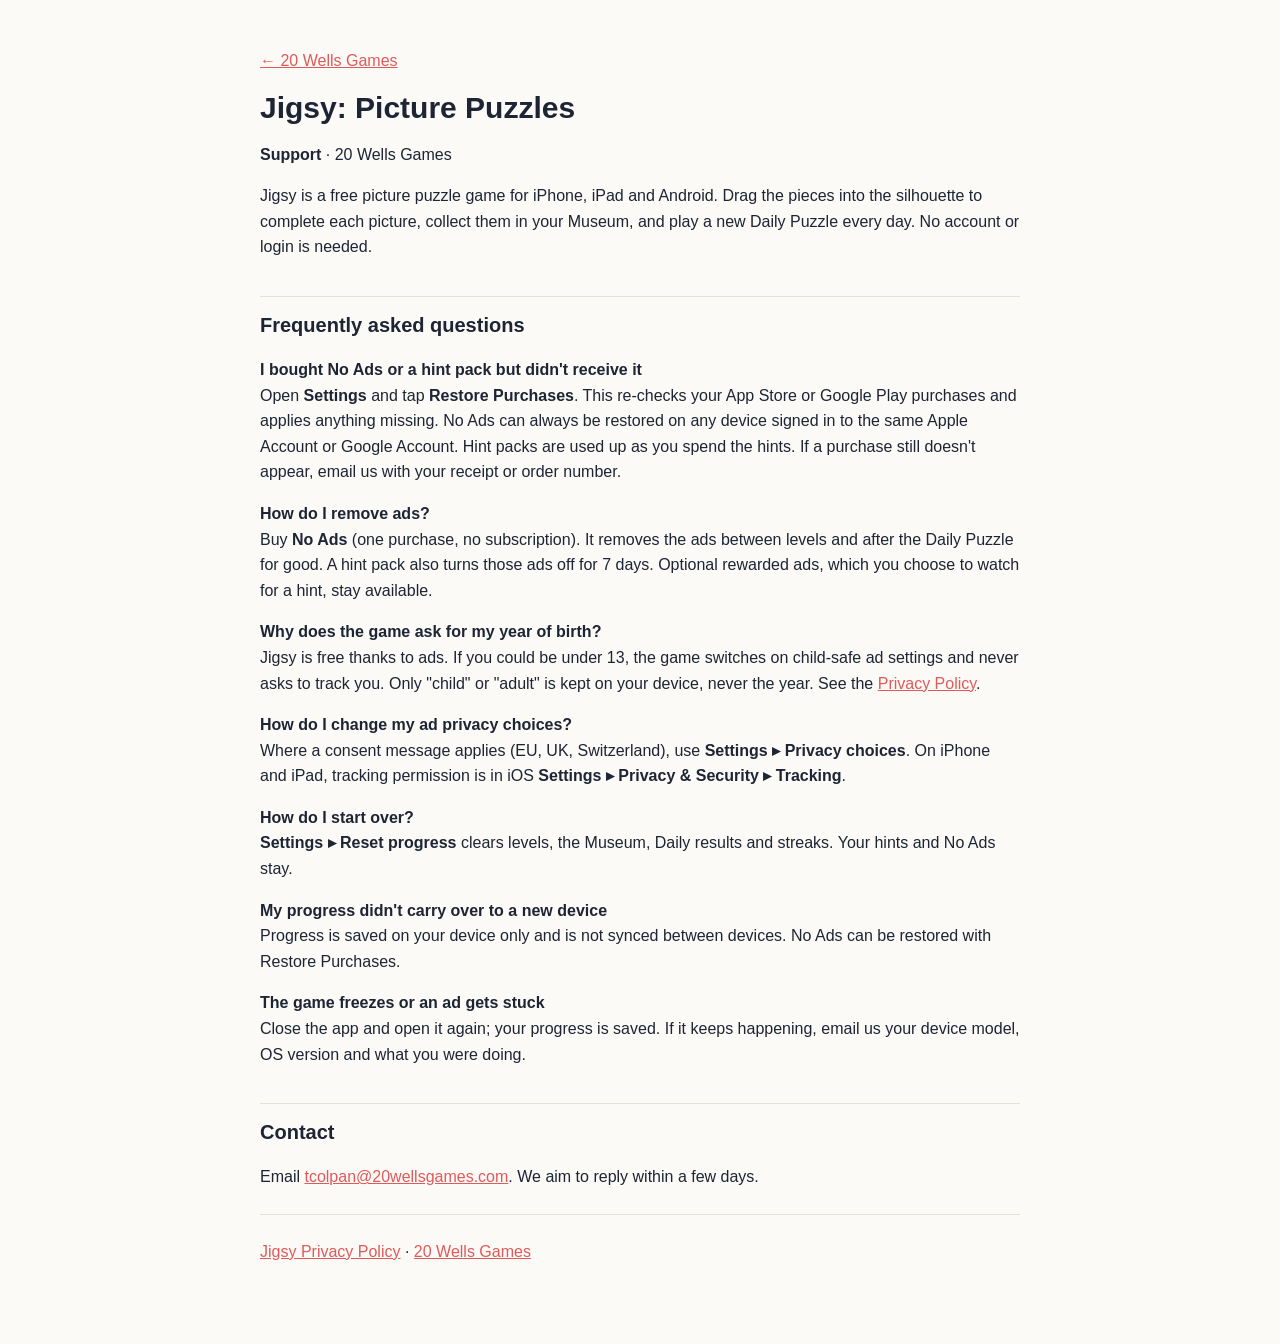
<file: jigsy/support.html>
<!doctype html>
<html lang="en">
<head>
<meta charset="utf-8">
<meta name="viewport" content="width=device-width, initial-scale=1">
<title>Jigsy Support · 20 Wells Games</title>
<style>
:root{--bg:#fbfaf7;--fg:#1d2433;--muted:#5b6474;--line:#e3e1da;--accent:#e05a5a;--gap:#fff1a8;color-scheme:light}
@media (prefers-color-scheme:dark){:root{--bg:#14171d;--fg:#e8eaee;--muted:#9aa3b2;--line:#2a2f39;--accent:#ff8a80;--gap:#5c4d00;color-scheme:dark}}
body{margin:0;background:var(--bg);color:var(--fg);font:16px/1.6 -apple-system,BlinkMacSystemFont,"Segoe UI",Roboto,sans-serif;padding:32px max(16px,env(safe-area-inset-left)) 64px max(16px,env(safe-area-inset-right))}
main{max-width:760px;margin:0 auto}
h1{font-size:30px;line-height:1.2;margin:0 0 8px} h2{font-size:20px;margin:36px 0 8px;padding-top:12px;border-top:1px solid var(--line)}
a{color:var(--accent);word-break:break-word} hr{border:0;border-top:1px solid var(--line);margin:24px 0}
ul{padding-left:22px} li{margin:4px 0}
.tbl{overflow-x:auto;margin:12px 0} table{border-collapse:collapse;width:100%;font-size:14px}
th,td{text-align:left;vertical-align:top;padding:8px 10px;border-bottom:1px solid var(--line)} th{color:var(--muted);font-weight:600}
mark.gap{background:var(--gap);color:inherit;padding:0 3px;border-radius:3px}
.draft{border:2px dashed var(--accent);padding:10px 14px;border-radius:8px;margin-bottom:24px;font-size:14px}
</style>
</head>
<body><main>
<p><a href="https://20wellsgames.com">← 20 Wells Games</a></p>
<h1>Jigsy: Picture Puzzles</h1>
<p><strong>Support</strong> · 20 Wells Games</p>
<p>Jigsy is a free picture puzzle game for iPhone, iPad and Android. Drag the pieces into the silhouette to complete each picture, collect them in your Museum, and play a new Daily Puzzle every day. No account or login is needed.</p>
<h2>Frequently asked questions</h2>
<p><strong>I bought No Ads or a hint pack but didn't receive it</strong><br>Open <strong>Settings</strong> and tap <strong>Restore Purchases</strong>. This re-checks your App Store or Google Play purchases and applies anything missing. No Ads can always be restored on any device signed in to the same Apple Account or Google Account. Hint packs are used up as you spend the hints. If a purchase still doesn't appear, email us with your receipt or order number.</p>
<p><strong>How do I remove ads?</strong><br>Buy <strong>No Ads</strong> (one purchase, no subscription). It removes the ads between levels and after the Daily Puzzle for good. A hint pack also turns those ads off for 7 days. Optional rewarded ads, which you choose to watch for a hint, stay available.</p>
<p><strong>Why does the game ask for my year of birth?</strong><br>Jigsy is free thanks to ads. If you could be under 13, the game switches on child-safe ad settings and never asks to track you. Only "child" or "adult" is kept on your device, never the year. See the <a href="/jigsy/privacy">Privacy Policy</a>.</p>
<p><strong>How do I change my ad privacy choices?</strong><br>Where a consent message applies (EU, UK, Switzerland), use <strong>Settings ▸ Privacy choices</strong>. On iPhone and iPad, tracking permission is in iOS <strong>Settings ▸ Privacy &amp; Security ▸ Tracking</strong>.</p>
<p><strong>How do I start over?</strong><br><strong>Settings ▸ Reset progress</strong> clears levels, the Museum, Daily results and streaks. Your hints and No Ads stay.</p>
<p><strong>My progress didn't carry over to a new device</strong><br>Progress is saved on your device only and is not synced between devices. No Ads can be restored with Restore Purchases.</p>
<p><strong>The game freezes or an ad gets stuck</strong><br>Close the app and open it again; your progress is saved. If it keeps happening, email us your device model, OS version and what you were doing.</p>
<h2>Contact</h2>
<p>Email <a href="mailto:tcolpan@20wellsgames.com">tcolpan@20wellsgames.com</a>. We aim to reply within a few days.</p>
<hr>
<p><a href="/jigsy/privacy">Jigsy Privacy Policy</a> · <a href="https://20wellsgames.com">20 Wells Games</a></p>
</main></body></html>
</file>
<file: site.css>
:root{
  --board:#2f5b48;
  --board-dark:#27493b;
  --chalk:#f4f1e6;
  --chalk-dim:rgba(244,241,230,.72);
  --wood:#8a5a2b;
  --wood-dark:#5e3a18;
  --frame:14px;
  --frame-inner:calc(var(--frame) + 4px);
  --gutter:calc(var(--frame-inner) + 10px);
}
*{box-sizing:border-box}
/* The document never scrolls; <body> is the scroll container. iOS Safari paints the
   content scrolled past the viewport behind its glass status bar and toolbar, and
   clips position:fixed to the viewport, so with a scrolling document lines of chalk
   text showed above and below the board's wooden rails on phones. With the body as
   the scroller nothing is laid out outside the viewport, so nothing can bleed. */
html{height:100%;overflow:hidden}
body{
  height:100%;overflow:hidden auto;scroll-behavior:smooth;scroll-padding-top:calc(var(--frame-inner) + env(safe-area-inset-top,0px));
  margin:0;color:var(--chalk);
  font-family:"Gloria Hallelujah","Comic Sans MS","Chalkboard SE",cursive;
  background:
    radial-gradient(ellipse at 30% 10%, rgba(255,255,255,.07), transparent 55%),
    radial-gradient(ellipse at 75% 60%, rgba(255,255,255,.05), transparent 50%),
    var(--board);
  position:relative;
}
/* chalk dust */
body::before{
  content:"";position:fixed;inset:0;pointer-events:none;opacity:.35;z-index:0;
  background-image:url("data:image/svg+xml;utf8,<svg xmlns='http://www.w3.org/2000/svg' width='300' height='300'><filter id='n'><feTurbulence type='fractalNoise' baseFrequency='.9' numOctaves='3' stitchTiles='stitch'/><feColorMatrix values='0 0 0 0 1  0 0 0 0 1  0 0 0 0 1  0 0 0 .18 0'/></filter><rect width='100%' height='100%' filter='url(%23n)'/></svg>");
}
/* wooden frame */
body::after{
  content:"";position:fixed;inset:0;pointer-events:none;z-index:50;
  border:var(--frame) solid var(--wood);
  border-top-width:calc(var(--frame) + env(safe-area-inset-top,0px));
  border-bottom-width:calc(var(--frame) + env(safe-area-inset-bottom,0px));
  box-shadow:inset 0 0 0 4px var(--wood-dark), inset 0 0 60px rgba(0,0,0,.45);
}
a{color:var(--chalk)}
.chalk-text{opacity:.9}
/* chalk-stick cursor on pointer devices */
@media (hover:hover) and (pointer:fine){
  body{cursor:url("data:image/svg+xml;utf8,<svg xmlns='http://www.w3.org/2000/svg' width='32' height='32' viewBox='0 0 32 32'><g transform='rotate(-40 16 16)'><rect x='12' y='2' width='8' height='26' rx='2' fill='%23f4f1e6' stroke='%23b9b6ab' stroke-width='1'/><rect x='12' y='2' width='8' height='5' rx='2' fill='%23e2dfd3'/></g></svg>") 4 4, auto}
  a,button,input,label{cursor:pointer}
  input{cursor:text}
}

/* ---------- hero ---------- */
.hero{
  min-height:100vh;min-height:100svh;display:flex;flex-direction:column;align-items:center;justify-content:center;
  padding:calc(6vh + env(safe-area-inset-top,0px)) var(--gutter) calc(4vh + env(safe-area-inset-bottom,0px));position:relative;z-index:1;overflow:hidden;
}
.logo-wrap{position:relative;width:min(400px,78vw,52vh);margin-bottom:clamp(32px,8vh,72px)}
.logo{position:relative;width:100%;height:auto;display:block;z-index:1}
.scene{position:absolute;left:50%;top:50%;width:350%;height:auto;transform:translate(-50%,-50%);pointer-events:none;overflow:visible;z-index:0}
.scene path{
  fill:none;stroke:var(--chalk);stroke-linecap:round;stroke-linejoin:round;
  stroke-dasharray:1;stroke-dashoffset:1;
  animation:draw var(--d,.3s) linear var(--t,0s) forwards;
}
/* one filter for the whole scene, not one per path: 46 per-path filters over the
   full 1400x640 region crashed Safari on real iPhones (out of memory) */
.scene > g.ink{filter:url(#chalk-scene)}
.scene mask path{fill:#000;stroke:none;animation:none;filter:none;stroke-dasharray:none;stroke-dashoffset:0;opacity:1}
.scene .far{stroke-width:1.7;opacity:.42}
.scene .mid{stroke-width:2.3;opacity:.58}
.scene .near{stroke-width:2.7;opacity:.68}
.logo path,.logo ellipse{
  fill:none;stroke:var(--chalk);stroke-width:3.2;stroke-linecap:round;stroke-linejoin:round;
  stroke-dasharray:1;stroke-dashoffset:1;
  animation:draw var(--d,.3s) linear var(--t,0s) forwards;
  opacity:.92;
}
.logo > g.ink{filter:url(#chalk)}
.logo .thin{stroke-width:2.2}
.logo .water{stroke-width:5;opacity:.75}
.logo text{
  font-family:"Gloria Hallelujah",cursive;fill:var(--chalk);font-size:34px;text-anchor:middle;
  opacity:.94;
  clip-path:inset(0 100% 0 0);animation:write var(--d,.5s) linear var(--t,0s) forwards;
}
.logo text.small{font-size:26px}
@keyframes draw{to{stroke-dashoffset:0}}
@keyframes write{to{clip-path:inset(0 0 0 0)}}

.tagline{margin:clamp(24px,6vh,60px) 0 0;font-size:clamp(16px,2.4vw,21px);opacity:0;animation:fade .3s ease-out 2.95s forwards}
.nav{margin-top:1.4em;display:flex;flex-wrap:wrap;justify-content:center;gap:1.4em 2.2em;opacity:0;animation:fade .3s ease-out 3.1s forwards}
.nav a{color:var(--chalk);text-decoration:none;font-size:clamp(16px,2.2vw,20px);position:relative;padding:.1em .1em}
.nav a::after{content:"";position:absolute;left:0;right:0;bottom:-3px;height:2px;background:var(--chalk);opacity:.7;transform:rotate(-1.2deg)}
.nav a:hover::after{opacity:1;transform:rotate(1deg)}
@keyframes fade{from{opacity:0;visibility:hidden}to{opacity:.92;visibility:visible}}
.tagline,.nav{visibility:hidden}
.done .tagline,.done .nav{visibility:visible}

.skip{
  position:absolute;right:calc(var(--frame) + 18px);bottom:calc(var(--frame) + 14px + env(safe-area-inset-bottom,0px));z-index:2;
  background:none;border:1.5px solid var(--chalk-dim);color:var(--chalk);border-radius:255px 15px 225px 15px/15px 225px 15px 255px;
  font:inherit;font-size:14px;padding:.3em .9em;opacity:.85;
}
.skip:hover{opacity:1}
.scroll-hint{
  position:absolute;left:50%;bottom:calc(var(--frame) + 12px + env(safe-area-inset-bottom,0px));transform:translateX(-50%);
  text-decoration:none;font-size:26px;opacity:0;animation:bob 1.6s ease-in-out 3.4s infinite;
}
@keyframes bob{0%,100%{transform:translate(-50%,0);opacity:.5}50%{transform:translate(-50%,8px);opacity:.9}}

.done .logo path,.done .logo ellipse,.done .logo text,.done .scene path,.done .tagline,.done .nav{animation-duration:0s!important;animation-delay:0s!important}
.done .skip{display:none}
.done .scroll-hint{animation-delay:0s}
@media (prefers-reduced-motion:reduce){
  .logo path,.logo ellipse,.logo text,.scene path,.tagline,.nav{animation-duration:0s!important;animation-delay:0s!important}
  .skip,.scroll-hint{display:none}
  .reached .marker circle,.reached .marker circle.dot,.reached .marker text,.reached .card-frame rect{animation-duration:0s!important;animation-delay:0s!important}
  .card-body,.road-end{transition:none!important}
  .btn,.shots img{transition:none}
  .btn:hover,.has-link:hover .btn,.shots figure:hover img{transform:none}
  body{scroll-behavior:auto}
}

/* ---------- shared pieces ---------- */
.section-title{
  position:relative;text-align:center;font-family:"Cabin Sketch",cursive;font-weight:700;
  font-size:clamp(26px,4.5vw,40px);margin:0 0 clamp(20px,4vh,40px);letter-spacing:.02em;
}
.section-title:has(+ .section-sub){margin-bottom:.35em}
.section-sub{text-align:center;margin:0 0 3vh;font-size:15.5px;opacity:.8}
.section-title,.section-sub,.road-end{padding-inline:var(--gutter)}
.stamp{
  display:inline-block;white-space:nowrap;margin:0 0 .3em;font-size:14px;letter-spacing:.08em;text-transform:uppercase;
  border:1.5px solid var(--chalk-dim);padding:.15em .6em;transform:rotate(-2deg);border-radius:255px 15px 225px 15px/15px 225px 15px 255px;
}
.btn{
  display:inline-block;text-decoration:none;padding:.45em 1.1em;font-size:15px;color:var(--chalk);
  border:2px solid var(--chalk);border-radius:255px 15px 225px 15px/15px 225px 15px 255px;background:none;font-family:inherit;
  transition:transform .15s ease,background .15s ease;
}
.btn:hover{transform:rotate(-1.5deg) scale(1.03);background:rgba(255,255,255,.08)}
.link{font-size:15px;color:var(--chalk);background:none;border:0;font-family:inherit;text-decoration:underline;padding:0}
.actions{margin-top:1em!important;display:flex;flex-wrap:wrap;gap:.8em 1.4em;align-items:center}
.actions.center{justify-content:center}

.card{position:relative;max-width:560px;padding:26px 28px;background:rgba(0,0,0,0);transition:background .8s ease .4s}
.reached .card,.card.reached{background:rgba(0,0,0,.08)}
.card-link{display:block;color:inherit;text-decoration:none}
.card-link:hover .btn{transform:rotate(-1.5deg) scale(1.03);background:rgba(255,255,255,.08)}
.card-frame{position:absolute;inset:0;width:100%;height:100%;overflow:visible;pointer-events:none}
.card-frame rect{fill:none;stroke:var(--chalk);stroke-width:3;stroke-dasharray:1;stroke-dashoffset:1;filter:url(#chalk-bb);opacity:.9}
.reached .card-frame rect{animation:draw 1s ease-out .2s forwards}
.card-body{display:flex;gap:22px;align-items:flex-start;opacity:0;transform:translateY(8px);transition:opacity .6s ease .8s,transform .6s ease .8s}
.reached .card-body{opacity:1;transform:none}
.card h3{font-family:"Cabin Sketch",cursive;font-weight:700;font-size:clamp(22px,3vw,30px);margin:.1em 0 .3em}
.card p{margin:.2em 0;line-height:1.5;font-size:15.5px;opacity:.92;max-width:52ch}
.app-icon{width:96px;height:96px;border-radius:22px;flex:none;box-shadow:0 6px 18px rgba(0,0,0,.35)}
.app-icon.big{width:128px;height:128px;border-radius:29px}
.mystery{
  width:96px;height:96px;flex:none;display:grid;place-items:center;font-size:56px;
  border:3px dashed var(--chalk-dim);border-radius:22px;opacity:.85;
}

.mystery.target svg{width:70%;height:70%;overflow:visible}
.mystery.target circle,.mystery.target path{fill:none;stroke:var(--chalk);stroke-width:2.5;stroke-linecap:round}
.mystery.target .bull{fill:var(--chalk)}

.panel-wrap{position:relative;z-index:1;padding:clamp(40px,6vh,72px) 5vw clamp(24px,4vh,48px);max-width:900px;margin:0 auto}
.panel{max-width:none;margin:0 auto}
.panel .card-body{display:block}

/* about */
.about-body{display:flex!important;gap:22px;align-items:flex-start;position:relative}
.card.about{padding-top:34px;transform:rotate(-.6deg)}
.pin{
  position:absolute;top:-38px;left:50%;width:22px;height:22px;border-radius:50%;
  background:radial-gradient(circle at 35% 35%, #ff8a7a, #c0392b);box-shadow:0 3px 6px rgba(0,0,0,.4);transform:translateX(-50%);
}
.pin::after{content:"";position:absolute;left:50%;top:18px;width:2px;height:12px;background:#ddd;transform:translateX(-50%) rotate(8deg);box-shadow:0 0 2px rgba(0,0,0,.4)}
.about p{font-size:16px;line-height:1.65;margin:.4em 0}

/* notify form */
.notify{margin-top:1em;position:relative}
.notify label{display:block;font-size:14.5px;margin-bottom:.4em;opacity:.9}
.notify-row{display:flex;gap:.6em;flex-wrap:wrap}
.notify input{
  flex:1 1 180px;min-width:0;background:rgba(255,255,255,.06);border:0;border-bottom:2px dashed var(--chalk-dim);color:var(--chalk);
  font:inherit;font-size:16px;padding:.35em .5em;outline:none;
}
.notify input:focus{border-bottom-style:solid}
.notify input::placeholder{color:rgba(244,241,230,.62)}
.notify-msg{min-height:1.4em;font-size:14px;margin:.4em 0 0!important}
.notify-msg.ok{opacity:1}
.notify-msg.err{opacity:.9}

/* ---------- roadmap ---------- */
.roadmap{position:relative;z-index:1;padding:4vh 0 10vh}
.road{position:absolute;inset:0;width:100%;height:100%;overflow:visible;pointer-events:none}
.road-mask{stroke-dasharray:1}
.road-edge{fill:none;stroke:var(--chalk);stroke-width:46;stroke-linecap:round;opacity:.85;filter:url(#chalk-bb)}
.road-fill{fill:none;stroke:var(--board);stroke-width:38;stroke-linecap:round}
.road-center{fill:none;stroke:var(--chalk);stroke-width:3;stroke-linecap:round;stroke-dasharray:18 16;opacity:.85;filter:url(#chalk-bb)}

.milestone{
  position:relative;display:grid;grid-template-columns:1fr 1fr;align-items:center;
  min-height:clamp(340px,52vh,560px);padding:4vh 5vw;gap:0 3vw;
}
.milestone[data-side="left"] .marker{grid-column:1;justify-self:center}
.milestone[data-side="left"] .card{grid-column:2}
.milestone[data-side="right"] .marker{grid-column:2;justify-self:center}
.milestone[data-side="right"] .card{grid-column:1;grid-row:1}

.marker{width:64px;height:64px}
.marker svg{width:100%;height:100%;overflow:visible}
.marker circle{fill:none;stroke:var(--chalk);stroke-width:3;stroke-dasharray:1;stroke-dashoffset:1;filter:url(#chalk-bb);opacity:.95}
.marker circle.dot{fill:var(--chalk);stroke:none;opacity:0}
.marker text{font-family:"Gloria Hallelujah",cursive;font-size:28px;fill:var(--chalk);opacity:0}
.reached .marker circle{animation:draw .6s ease-out forwards}
.reached .marker circle.dot{animation:fade .4s ease-out .5s forwards}
.reached .marker text{animation:fade .4s ease-out .5s forwards}

.road-end{text-align:center;margin-top:6vh;font-size:clamp(18px,2.6vw,24px);opacity:0;transition:opacity .8s ease}
.road-end.reached{opacity:.85}

/* ---------- game page ---------- */
.topbar{position:relative;z-index:1;display:flex;justify-content:space-between;align-items:center;padding:calc(var(--frame) + 16px) calc(var(--frame) + 22px) 0}
.topbar .back{text-decoration:none;font-size:17px}
.topbar .back:hover{text-decoration:underline}
.game-hero{position:relative;z-index:1;text-align:center;padding:6vh var(--gutter) 2vh;max-width:760px;margin:0 auto}
.game-hero .app-icon{display:block;margin:0 auto 16px}
.game-hero h1.section-title{font-size:clamp(34px,6vw,58px);line-height:1.05;margin-bottom:.25em}
.game-page .section-title:not(h1){font-size:clamp(24px,3.6vw,34px)}
.lede{font-size:clamp(16px,2.2vw,19px);line-height:1.5;margin:.3em auto 0;max-width:560px;opacity:.9}

.shots{
  position:relative;z-index:1;display:flex;gap:22px;justify-content:center;flex-wrap:wrap;
  padding:4vh 5vw 2vh;max-width:1100px;margin:0 auto;
}
.shots figure{margin:0;flex:0 1 200px;text-align:center}
.shots img{width:100%;height:auto;border-radius:22px;border:3px solid rgba(244,241,230,.85);box-shadow:0 10px 30px rgba(0,0,0,.4);transform:rotate(var(--r,0deg));transition:transform .2s ease}
.shots figure:nth-child(1) img{--r:-2deg}.shots figure:nth-child(2) img{--r:1.5deg}.shots figure:nth-child(3) img{--r:-1deg}.shots figure:nth-child(4) img{--r:2deg}
.shots figure:hover img{transform:rotate(0) scale(1.03)}
.shots figcaption{margin-top:.6em;font-size:15px;opacity:.85}

.ticks{list-style:none;margin:0;padding:0;font-size:16px;line-height:1.6}
.ticks li{position:relative;padding-left:34px;margin:.45em 0}
.ticks li::before{content:"✓";position:absolute;left:4px;top:0;font-family:"Cabin Sketch",cursive;font-weight:700;font-size:20px;transform:rotate(-8deg)}

/* leaderboard */
.lb-body{font-size:15px}
.lb-scroll{max-height:min(70vh,760px);overflow:auto;scrollbar-width:thin;scrollbar-color:var(--chalk-dim) transparent}
.lb-table{width:100%;border-collapse:collapse}
.lb-table caption{text-align:left}
.lb-table tr{display:grid;grid-template-columns:44px 1fr 90px 64px 72px;gap:8px;align-items:center;padding:6px 4px}
.lb-table th,.lb-table td{display:block;padding:0;text-align:left;font-weight:inherit}
.lb-head{font-family:"Cabin Sketch",cursive;font-weight:700;font-size:15px;letter-spacing:.06em;text-transform:uppercase;border-bottom:2px dashed var(--chalk-dim);opacity:.85}
.lb-list tr{border-bottom:1px dashed rgba(244,241,230,.28)}
.lb-list tr:last-child{border-bottom:0}
.lb-rank{font-family:"Cabin Sketch",cursive;font-weight:700;font-size:18px;text-align:center!important;white-space:nowrap}
.lb-list tr:nth-child(-n+3) .lb-rank{font-size:22px}
.lb-list tr:nth-child(1) .lb-rank{text-decoration:underline wavy;text-underline-offset:4px}
.lb-name{display:flex!important;align-items:center;gap:8px;min-width:0}
.lb-name .who{overflow:hidden;text-overflow:ellipsis;white-space:nowrap}
.lb-flag{font-size:18px;line-height:1;flex:none}
.lb-score{text-align:right!important;font-family:"Cabin Sketch",cursive;font-weight:700;font-size:19px;padding-right:6px!important}
.lb-level,.lb-hooks{text-align:right!important;opacity:.8;padding-right:6px!important}
.lb-status{grid-column:1/-1;text-align:center!important;padding:24px 8px!important;opacity:.8}
.lb-foot{display:flex;justify-content:space-between;align-items:center;margin:10px 0 0;font-size:14px;opacity:.85}
.lb-refresh{font-size:14px;padding:.4em .6em;margin:-.4em -.6em}
.link:disabled{opacity:.5;text-decoration:none;cursor:default}

/* ---------- chalk tray (decorative) ---------- */
.tray{position:fixed;left:calc(var(--frame) + 10px);bottom:calc(var(--frame) - 2px);z-index:51;pointer-events:none;display:flex;align-items:flex-end;gap:10px}
.eraser{position:relative;width:74px;height:30px;background:#3b2a1e;border-radius:4px 4px 3px 3px;box-shadow:0 3px 6px rgba(0,0,0,.45);transform:rotate(-3deg)}
.eraser::after{content:"";position:absolute;left:3px;right:3px;bottom:-6px;height:10px;background:#d9d4c7;border-radius:2px;box-shadow:inset 0 -3px 0 rgba(0,0,0,.12)}
.chalk{width:34px;height:9px;border-radius:3px;background:linear-gradient(#fbf9f2,#dedbcf);box-shadow:0 2px 4px rgba(0,0,0,.4)}
.chalk.c2{width:22px;transform:rotate(6deg) translateY(-2px);background:linear-gradient(#f7d6d0,#dcb5ae)}
@media (max-width:720px){.tray{display:none}}

footer{position:relative;z-index:1;text-align:center;padding:4vh 24px 8vh;font-size:15px;opacity:.85;line-height:1.7}
footer p{margin:.4em 0}

@media (max-width:720px){
  .nav{gap:1.1em clamp(14px,4.5vw,2.2em)}
  .card-body,footer{overflow-wrap:anywhere}
  .card{padding:20px 18px}
  .card-body{flex-direction:column;gap:14px}
  .app-icon,.mystery{width:72px;height:72px;border-radius:17px}
  .app-icon.big{width:104px;height:104px;border-radius:24px}
  .mystery{font-size:42px}
  .road-edge{stroke-width:26;filter:none}.road-fill{stroke-width:21}.road-center{stroke-width:2.4;stroke-dasharray:12 11;filter:none}
  .panel-wrap{padding:5vh var(--gutter) 3vh}
  footer{padding-inline:var(--gutter)}
  body::after{box-shadow:inset 0 0 0 4px var(--wood-dark),inset 0 0 24px rgba(0,0,0,.35)}
  .about-body{gap:12px}
  .lb-table tr{grid-template-columns:34px 1fr 72px;gap:6px}
  .lb-table .lb-level,.lb-table .lb-hooks{display:none}
  .lb-table tr{grid-template-columns:34px 1fr 72px;gap:6px}
  .shots{flex-wrap:nowrap;overflow-x:auto;justify-content:flex-start;padding:3vh var(--gutter);scroll-snap-type:x mandatory}
  .shots figure{flex:0 0 62vw;scroll-snap-align:center}
  .topbar{padding-top:calc(var(--frame) + 10px + env(safe-area-inset-top,0px))}
}

[hidden]{display:none!important}
.store-line{margin:14px 0 0;grid-column:1/-1;justify-content:center}
.milestone[data-side="left"] .store-line{grid-column:2;justify-content:flex-start}
.notify .trap{position:absolute;left:-9999px;width:1px;height:1px;opacity:0}
.notify-note{font-size:14px;opacity:.8;margin:.35em 0 0!important}
@media (max-width:720px){.milestone[data-side="left"] .store-line{grid-column:2}}


/* ---------- focus, links, legal pages, touch targets (review pass) ---------- */
:where(a,button,input,select,textarea,[tabindex]):focus-visible{outline:3px dashed var(--chalk);outline-offset:4px;border-radius:6px}
.notify input:focus-visible{outline:3px dashed var(--chalk);outline-offset:3px}
.sr-only{position:absolute;width:1px;height:1px;overflow:hidden;clip:rect(0 0 0 0);white-space:nowrap}
.has-link .stretch{color:inherit;text-decoration:none}
.has-link .stretch::after{content:"";position:absolute;inset:0}
.has-link:hover .btn,.has-link:focus-within .btn{transform:rotate(-1.5deg) scale(1.03);background:rgba(255,255,255,.08)}
.has-link:focus-within{outline:3px dashed var(--chalk);outline-offset:8px;border-radius:14px}
.has-link .stretch:focus-visible{outline:none}
.meta{font-size:15px;opacity:.85}
.milestone:focus-within .card-body{opacity:1;transform:none}
.milestone:focus-within .card-frame rect{animation:draw 1s ease-out forwards}
.btn[aria-busy="true"]{opacity:.6;pointer-events:none}
.notify-msg.err::before{content:"✗ "}
.notify-msg.ok::before{content:"✓ ";font-family:"Cabin Sketch",cursive;font-weight:700}
.shots img{aspect-ratio:416/900}
@media (pointer:coarse){.btn,.skip,.link,.nav a{min-height:44px;display:inline-flex;align-items:center}}

/* support + privacy pages on the board */
.legal .panel-wrap{max-width:820px}
.legal-card .card-body{display:block;line-height:1.6;font-size:16px}
.legal-card h1{font-family:"Cabin Sketch",cursive;font-weight:700;font-size:clamp(28px,4.5vw,40px);margin:.1em 0 .2em}
.legal-card h2{font-family:"Cabin Sketch",cursive;font-weight:700;font-size:clamp(20px,3vw,26px);margin:1.4em 0 .4em}
.legal-card .meta{opacity:.75;margin:0 0 1em}
.legal-card p,.legal-card li{max-width:68ch}
.legal-card details{margin:.6em 0;padding:.5em .9em;border:1.5px dashed var(--chalk-dim);border-radius:255px 15px 225px 15px/15px 225px 15px 255px}
.legal-card summary{cursor:pointer;font-weight:700;font-family:"Cabin Sketch",cursive;font-size:18px}
.legal-card summary:hover{opacity:.85}

/* very narrow phones */
@media (max-width:380px){
  .milestone{grid-template-columns:40px 1fr;gap:0 10px}
  .marker{width:36px;height:36px}
  .stamp{white-space:normal;letter-spacing:.05em}
  .btn{white-space:normal;text-align:center}
  .card{padding:16px 14px}
  .card h3{font-size:20px}
  .scroll-hint{display:none}
}
@media (max-height:620px){.scroll-hint{display:none}}
.milestone:focus-within .card-body{transition-delay:0s}
.legal-card table{display:block;max-width:100%;overflow-x:auto;border-collapse:collapse}
.legal-card th,.legal-card td{text-align:left;vertical-align:top;padding:.35em .6em;border-bottom:1px dashed rgba(244,241,230,.3)}

/* print: dark ink on paper, everything revealed */
@media print{
  :root{--chalk:#1d1d1d;--chalk-dim:rgba(0,0,0,.6);--board:#fff}
  body{background:#fff!important;color:#1d1d1d}
  body::before,body::after,.tray,.skip,.scroll-hint,.road,.scene{display:none!important}
  .hero{min-height:0;padding:20px}
  .logo path,.logo ellipse,.logo text,.scene path,.marker circle,.card-frame rect{animation:none!important;stroke-dashoffset:0!important;clip-path:none!important;filter:none!important}
  .logo > g.ink,.scene > g.ink{filter:none}
  .tagline,.nav,.card-body,.road-end,.marker text,.marker circle.dot{opacity:1!important;visibility:visible!important;transform:none!important}
  .card{background:none;border:1.5px solid #333;border-radius:14px;break-inside:avoid}
  .card-frame{display:none}
  .milestone{min-height:0;padding:12px 0}
  .app-icon{box-shadow:none}
  a{color:#1d1d1d}
  .notify{display:none}
}

/* phones: markers share one narrow left column, cards get the rest (was desktop's 1fr 1fr up to 720px) */
@media (max-width:720px){
  .milestone[data-side]{grid-template-columns:44px 1fr;gap:0 12px;align-items:start;min-height:0;padding:3vh var(--gutter) 4vh}
  .milestone[data-side] .marker{grid-column:1;grid-row:1;width:40px;height:40px;margin-top:6px;justify-self:center}
  .milestone[data-side] .card{grid-column:2;grid-row:1;max-width:none}
  .milestone[data-side] .store-line{grid-column:2;justify-content:flex-start}
  .scroll-hint{display:none}
}

/* ---------- roadmap decor: a well at every stop + a few coloured doodles ---------- */
:root{--c-yellow:#f2d98b;--c-pink:#eeb3a8;--c-blue:#a9d3e6;--c-mint:#b9dfba}
.milestone[data-side] .marker,.milestone[data-side] .card{grid-row:1}
.decor{grid-row:1;align-self:stretch;justify-self:stretch;position:relative;pointer-events:none;min-height:100%}
.milestone[data-side="left"] .decor{grid-column:1}
/* doodles are laid out for a left-hand stop (outer side = left) and mirrored for right-hand stops */
.milestone[data-side="right"] .decor{grid-column:2;transform:scaleX(-1)}
.decor svg{position:absolute;overflow:visible}
/* one chalk filter per drawing, on its wrapping group (never per path; see the Safari memory crash) */
.decor g.ink{filter:url(#chalk-bb)}
.decor path{fill:none;stroke:var(--chalk);stroke-width:2.4;stroke-linecap:round;stroke-linejoin:round;stroke-dasharray:1;stroke-dashoffset:1;opacity:.85}
.decor .roof{stroke:var(--c-pink)}
.decor .water,.decor .blue{stroke:var(--c-blue)}
.decor .grass,.decor .mint{stroke:var(--c-mint)}
.decor .yellow{stroke:var(--c-yellow)}
.decor .pink{stroke:var(--c-pink)}
.reached .decor path{animation:draw var(--d,.45s) ease-out calc(var(--t,.4s) + var(--o,0s)) forwards}
.decor .well{width:134px;right:calc(50% + 58px);top:50%;margin-top:-86px}
.decor .well path{stroke-width:2.6}
.decor .doodle{--t:.9s}
.decor .doodle path{stroke-width:2.2}
.decor .d-star{width:38px;left:8%;top:6%;--t:1s}
.decor .d-birds{width:54px;left:24%;top:2%;--t:1.2s}
.decor .d-cloud{width:64px;left:22%;top:4%;--t:1s}
.decor .d-flowers{width:46px;left:5%;bottom:8%;--t:1.4s}
.decor .d-shoe,.decor .d-cactus{width:50px;left:26%;bottom:4%;--t:1.6s}
.decor .d-drops{width:26px;right:calc(50% + 204px);top:50%;margin-top:30px;--t:1.9s}
.road-end .end-star{width:18px;height:18px;vertical-align:-2px;margin:0 .35em}
.road-end .end-star path{fill:none;stroke-width:2.4;stroke-linejoin:round}
.road-end .yellow{stroke:var(--c-yellow)}.road-end .pink{stroke:var(--c-pink)}
@media (max-width:1000px){.decor .d-drops{display:none}}
/* phones: no spare column, so just a small well perched above each card's top-right corner */
@media (max-width:720px){
  .milestone[data-side] .decor{position:absolute;inset:0;transform:none;grid-column:auto;grid-row:auto;min-height:0}
  .stamp{white-space:normal}
  .milestone[data-side] .card{min-width:0}
  .decor .doodle{display:none}
  .decor .well{width:52px;right:calc(var(--gutter) + 14px);left:auto;top:calc(3vh - 62px);margin-top:0}
  .decor .well path{stroke-width:3.4}
}
@media (prefers-reduced-motion:reduce){.reached .decor path{animation-duration:0s!important;animation-delay:0s!important}}
@media print{.decor,.road-end .end-star{display:none!important}}
</file>
